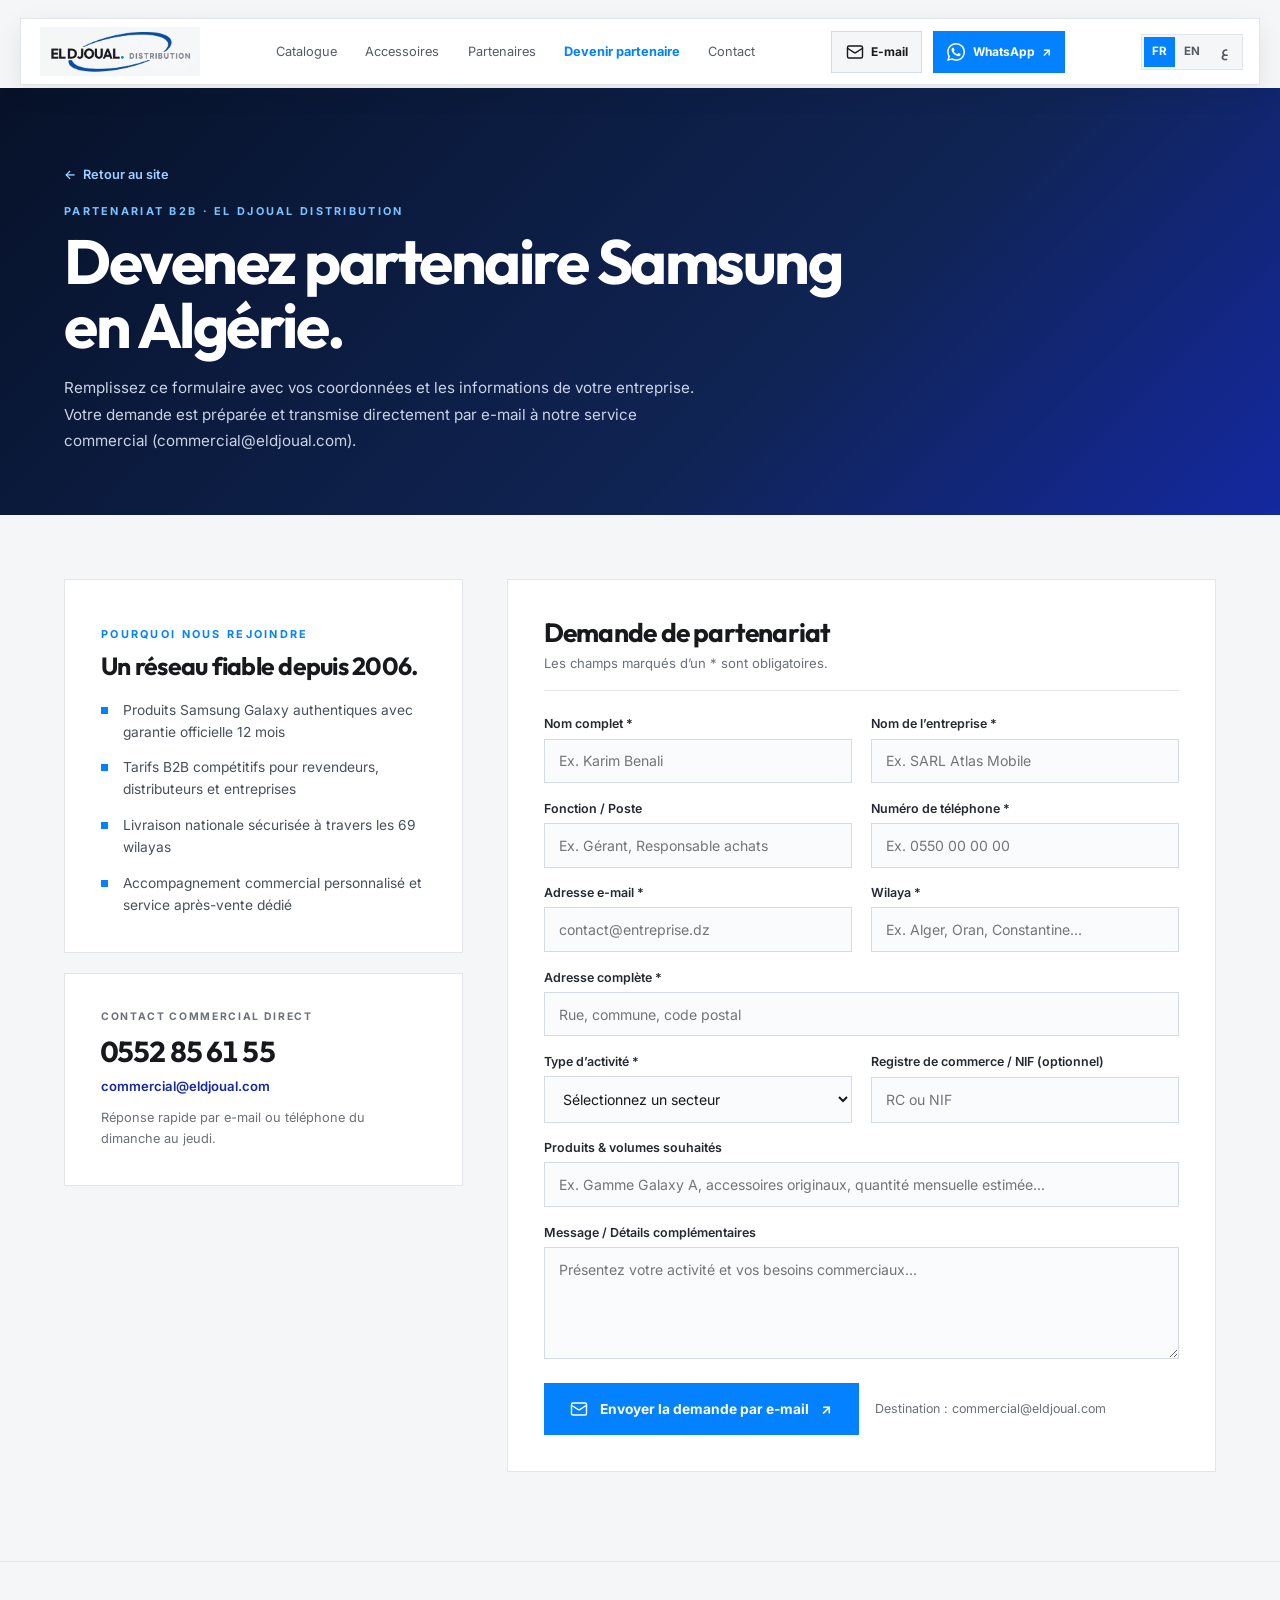
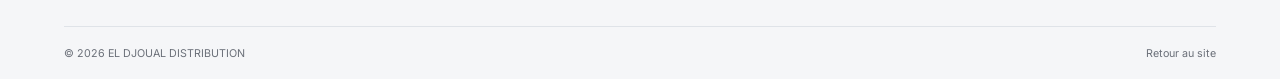
<file: partenaire.html>
<!DOCTYPE html>
<html lang="fr">
<head>
  <meta charset="UTF-8">
  <meta name="viewport" content="width=device-width, initial-scale=1">
  <meta name="description" content="Devenez partenaire EL DJOUAL DISTRIBUTION, distributeur Samsung en Algérie. Remplissez le formulaire B2B pour soumettre votre demande directement par e-mail.">
  <meta name="theme-color" content="#FFFFFF">
  <title>Devenir Partenaire — EL DJOUAL DISTRIBUTION</title>

  <link rel="preconnect" href="https://fonts.googleapis.com">
  <link rel="preconnect" href="https://fonts.gstatic.com" crossorigin>
  <link href="https://fonts.googleapis.com/css2?family=Cairo:wght@400;500;600;700;800&family=IBM+Plex+Mono:wght@400;500;700&family=Inter:wght@400;500;600;700&family=Outfit:wght@700;800&display=swap" rel="stylesheet">
  <link rel="stylesheet" href="styles.css">
</head>

<body class="partner-page-body">
  <header id="siteHeader" class="site-header">
    <nav class="nav-pill" aria-label="Navigation principale" data-i18n-aria="nav.aria">
      <a class="brand-mark nav-brand-mark" href="index.html" aria-label="EL DJOUAL DISTRIBUTION, accueil">
        <img class="nav-brand-logo" src="assets/logo/Logo.jpeg" alt="EL DJOUAL DISTRIBUTION">
      </a>
      <div class="nav-links">
        <a href="index.html#catalogue" data-i18n="nav.catalogue">Catalogue</a>
        <a href="index.html#accessoires" data-i18n="nav.accessories">Accessoires</a>
        <a href="index.html#partenaires" data-i18n="nav.partners">Partenaires</a>
        <a href="partenaire.html" class="is-current" data-i18n="nav.becomePartner">Devenir partenaire</a>
        <a href="index.html#contact" data-i18n="nav.contact">Contact</a>
      </div>
      <div class="nav-actions">
        <a id="partnerNavEmail" class="button button-email nav-cta" href="mailto:commercial@eldjoual.com">
          <svg class="brand-icon" viewBox="0 0 24 24" fill="none" stroke="currentColor" stroke-width="1.9" stroke-linecap="round" stroke-linejoin="round" aria-hidden="true"><rect width="20" height="16" x="2" y="4" rx="2"/><path d="m22 7-8.97 5.7a1.94 1.94 0 0 1-2.06 0L2 7"/></svg>
          <span data-i18n="nav.email">E-mail</span>
        </a>
        <a id="partnerNavWhatsApp" class="button button-whatsapp nav-cta" href="#" target="_blank" rel="noopener noreferrer">
          <svg class="brand-icon" viewBox="0 0 24 24" fill="currentColor" aria-hidden="true"><path d="M20.52 3.48A11.86 11.86 0 0 0 12.08 0C5.52 0 .18 5.34.18 11.9c0 2.1.55 4.15 1.6 5.96L.08 24l6.3-1.65a11.9 11.9 0 0 0 5.7 1.45h.01c6.56 0 11.9-5.34 11.9-11.9 0-3.18-1.24-6.17-3.47-8.42ZM12.09 21.8h-.01a9.9 9.9 0 0 1-5.04-1.38l-.36-.21-3.74.98 1-3.65-.24-.37a9.87 9.87 0 0 1-1.52-5.27c0-5.47 4.45-9.92 9.92-9.92a9.86 9.86 0 0 1 7.02 2.91 9.86 9.86 0 0 1 2.9 7.02c0 5.47-4.45 9.92-9.93 9.92Zm5.44-7.43c-.3-.15-1.77-.87-2.04-.97-.27-.1-.47-.15-.67.15-.2.3-.77.97-.94 1.17-.17.2-.35.22-.65.07-.3-.15-1.26-.47-2.4-1.49-.89-.79-1.49-1.77-1.67-2.07-.17-.3-.02-.46.13-.61.13-.13.3-.35.45-.52.15-.17.2-.3.3-.5.1-.2.05-.37-.02-.52-.08-.15-.67-1.62-.92-2.22-.24-.58-.49-.5-.67-.51h-.57c-.2 0-.52.07-.79.37-.27.3-1.04 1.02-1.04 2.49s1.07 2.89 1.22 3.09c.15.2 2.1 3.2 5.08 4.49.71.31 1.26.5 1.69.64.71.23 1.36.2 1.87.12.57-.08 1.77-.72 2.02-1.42.25-.7.25-1.29.17-1.42-.07-.12-.27-.2-.57-.35Z"/></svg>
          <span data-i18n="nav.whatsapp">WhatsApp</span> <span aria-hidden="true">↗</span>
        </a>
      </div>
      <div class="lang-switch" role="group" aria-label="Choisir la langue" data-i18n-aria="nav.langAria">
        <button class="lang-btn is-active" type="button" data-lang="fr" aria-pressed="true">FR</button>
        <button class="lang-btn" type="button" data-lang="en" aria-pressed="false">EN</button>
        <button class="lang-btn" type="button" data-lang="ar" aria-pressed="false" lang="ar">ع</button>
      </div>
      <button id="mobileMenuToggle" class="mobile-menu-toggle" type="button" aria-label="Ouvrir le menu" aria-controls="mobileMenu" aria-expanded="false">
        <span></span><span></span><span></span>
      </button>
    </nav>
    <div id="mobileMenu" class="mobile-menu" aria-label="Navigation mobile" aria-hidden="true" inert>
      <nav class="mobile-menu-links" aria-label="Liens du site">
        <a href="index.html" data-i18n="nav.home">Accueil</a>
        <a href="index.html#catalogue" data-i18n="nav.catalogue">Catalogue</a>
        <a href="index.html#accessoires" data-i18n="nav.accessories">Accessoires</a>
        <a href="index.html#partenaires" data-i18n="nav.partners">Partenaires</a>
        <a href="index.html#contact" data-i18n="nav.contact">Contact</a>
      </nav>
      <div class="mobile-menu-cta-group">
        <a id="partnerMobileWhatsApp" class="button button-whatsapp mobile-menu-cta" href="#" target="_blank" rel="noopener noreferrer">
          <span data-i18n="nav.whatsapp">WhatsApp</span> <span aria-hidden="true">↗</span>
        </a>
        <a id="partnerMobileEmail" class="button button-email mobile-menu-cta" href="mailto:commercial@eldjoual.com">
          <span data-i18n="nav.emailDirect">Envoyer un e-mail</span> <span aria-hidden="true">↗</span>
        </a>
      </div>
    </div>
  </header>

  <main class="partner-page-main">
    <section class="partner-hero">
      <div class="partner-hero-inner">
        <a href="index.html#devenir-partenaire" class="partner-back-link">
          <span aria-hidden="true">←</span> <span data-i18n="hero.back">Retour au site</span>
        </a>
        <p class="eyebrow" data-i18n="hero.eyebrow">PARTENARIAT B2B · EL DJOUAL DISTRIBUTION</p>
        <h1 data-i18n="hero.title">Devenez partenaire Samsung en Algérie.</h1>
        <p class="partner-hero-desc" data-i18n-html="hero.desc">Remplissez ce formulaire avec vos coordonnées et les informations de votre entreprise. Votre demande est préparée et transmise directement par e-mail à notre service commercial (<span class="ltr-num">commercial@eldjoual.com</span>).</p>
      </div>
    </section>

    <section class="partner-form-section">
      <div class="partner-form-layout">
        <aside class="partner-aside">
          <div class="partner-aside-card">
            <p class="eyebrow" data-i18n="aside.eyebrow">POURQUOI NOUS REJOINDRE</p>
            <h2 data-i18n="aside.title">Un réseau fiable depuis 2006.</h2>
            <ul class="partner-benefits-list">
              <li data-i18n="aside.b1">Produits Samsung Galaxy authentiques avec garantie officielle 12 mois</li>
              <li data-i18n="aside.b2">Tarifs B2B compétitifs pour revendeurs, distributeurs et entreprises</li>
              <li data-i18n="aside.b3">Livraison nationale sécurisée à travers les 69 wilayas</li>
              <li data-i18n="aside.b4">Accompagnement commercial personnalisé et service après-vente dédié</li>
            </ul>
          </div>

          <div class="partner-aside-card partner-aside-direct">
            <p class="contact-card-label" data-i18n="aside.directLabel">Contact commercial direct</p>
            <a class="contact-phone ltr-num" href="tel:+213552856155">0552 85 61 55</a>
            <a class="contact-email ltr-num" href="mailto:commercial@eldjoual.com">commercial@eldjoual.com</a>
            <p class="partner-aside-note" data-i18n="aside.note">Réponse rapide par e-mail ou téléphone du dimanche au jeudi.</p>
          </div>
        </aside>

        <div class="partner-form-card">
          <div class="partner-form-header">
            <h2 data-i18n="form.title">Demande de partenariat</h2>
            <p data-i18n="form.subtitle">Les champs marqués d’un * sont obligatoires.</p>
          </div>

          <form id="partnerApplicationForm" class="partner-form" novalidate>
            <div class="form-grid">
              <div class="form-field">
                <label for="fullName"><span data-i18n="form.fullName">Nom complet</span> *</label>
                <input id="fullName" name="fullName" type="text" required autocomplete="name" data-i18n-placeholder="form.fullNamePh" placeholder="Ex. Karim Benali">
              </div>

              <div class="form-field">
                <label for="companyName"><span data-i18n="form.companyName">Nom de l’entreprise</span> *</label>
                <input id="companyName" name="companyName" type="text" required autocomplete="organization" data-i18n-placeholder="form.companyNamePh" placeholder="Ex. SARL Atlas Mobile">
              </div>

              <div class="form-field">
                <label for="jobTitle" data-i18n="form.jobTitle">Fonction / Poste</label>
                <input id="jobTitle" name="jobTitle" type="text" autocomplete="organization-title" data-i18n-placeholder="form.jobTitlePh" placeholder="Ex. Gérant, Responsable achats">
              </div>

              <div class="form-field">
                <label for="phone"><span data-i18n="form.phone">Numéro de téléphone</span> *</label>
                <input id="phone" name="phone" type="tel" class="ltr-num" required autocomplete="tel" data-i18n-placeholder="form.phonePh" placeholder="Ex. 0550 00 00 00">
              </div>

              <div class="form-field">
                <label for="email"><span data-i18n="form.email">Adresse e-mail</span> *</label>
                <input id="email" name="email" type="email" class="ltr-num" required autocomplete="email" data-i18n-placeholder="form.emailPh" placeholder="contact@entreprise.dz">
              </div>

              <div class="form-field">
                <label for="wilaya"><span data-i18n="form.wilaya">Wilaya</span> *</label>
                <input id="wilaya" name="wilaya" type="text" required list="wilayaList" data-i18n-placeholder="form.wilayaPh" placeholder="Ex. Alger, Oran, Constantine...">
                <datalist id="wilayaList">
                  <option value="01 - Adrar"></option>
                  <option value="02 - Chlef"></option>
                  <option value="03 - Laghouat"></option>
                  <option value="04 - Oum El Bouaghi"></option>
                  <option value="05 - Batna"></option>
                  <option value="06 - Béjaïa"></option>
                  <option value="07 - Biskra"></option>
                  <option value="08 - Béchar"></option>
                  <option value="09 - Blida"></option>
                  <option value="10 - Bouira"></option>
                  <option value="11 - Tamanrasset"></option>
                  <option value="12 - Tébessa"></option>
                  <option value="13 - Tlemcen"></option>
                  <option value="14 - Tiaret"></option>
                  <option value="15 - Tizi Ouzou"></option>
                  <option value="16 - Alger"></option>
                  <option value="17 - Djelfa"></option>
                  <option value="18 - Jijel"></option>
                  <option value="19 - Sétif"></option>
                  <option value="20 - Saïda"></option>
                  <option value="21 - Skikda"></option>
                  <option value="22 - Sidi Bel Abbès"></option>
                  <option value="23 - Annaba"></option>
                  <option value="24 - Guelma"></option>
                  <option value="25 - Constantine"></option>
                  <option value="26 - Médéa"></option>
                  <option value="27 - Mostaganem"></option>
                  <option value="28 - M'Sila"></option>
                  <option value="29 - Mascara"></option>
                  <option value="30 - Ouargla"></option>
                  <option value="31 - Oran"></option>
                  <option value="32 - El Bayadh"></option>
                  <option value="33 - Illizi"></option>
                  <option value="34 - Bordj Bou Arréridj"></option>
                  <option value="35 - Boumerdès"></option>
                  <option value="36 - El Tarf"></option>
                  <option value="37 - Tindouf"></option>
                  <option value="38 - Tissemsilt"></option>
                  <option value="39 - El Oued"></option>
                  <option value="40 - Khenchela"></option>
                  <option value="41 - Souk Ahras"></option>
                  <option value="42 - Tipaza"></option>
                  <option value="43 - Mila"></option>
                  <option value="44 - Aïn Defla"></option>
                  <option value="45 - Naâma"></option>
                  <option value="46 - Aïn Témouchent"></option>
                  <option value="47 - Ghardaïa"></option>
                  <option value="48 - Relizane"></option>
                  <option value="49 - Timimoun"></option>
                  <option value="50 - Bordj Badji Mokhtar"></option>
                  <option value="51 - Ouled Djellal"></option>
                  <option value="52 - Béni Abbès"></option>
                  <option value="53 - In Salah"></option>
                  <option value="54 - In Guezzam"></option>
                  <option value="55 - Touggourt"></option>
                  <option value="56 - Djanet"></option>
                  <option value="57 - El M'Ghair"></option>
                  <option value="58 - El Meniaa"></option>
                </datalist>
              </div>

              <div class="form-field form-field-full">
                <label for="address"><span data-i18n="form.address">Adresse complète</span> *</label>
                <input id="address" name="address" type="text" required autocomplete="street-address" data-i18n-placeholder="form.addressPh" placeholder="Rue, commune, code postal">
              </div>

              <div class="form-field">
                <label for="activity"><span data-i18n="form.activity">Type d’activité</span> *</label>
                <select id="activity" name="activity" required>
                  <option value="" data-i18n="form.activityPlaceholder">Sélectionnez un secteur</option>
                  <option value="reseller" data-i18n="form.actReseller">Revendeur / Boutique téléphonie</option>
                  <option value="distributor" data-i18n="form.actDistributor">Grossiste / Distributeur régional</option>
                  <option value="corporate" data-i18n="form.actCorporate">Entreprise / Équipement flotte B2B</option>
                  <option value="telecom" data-i18n="form.actTelecom">Télécoms &amp; Technologies</option>
                  <option value="industry" data-i18n="form.actIndustry">Énergie, Industrie &amp; Agro</option>
                  <option value="other" data-i18n="form.actOther">Autre secteur</option>
                </select>
              </div>

              <div class="form-field">
                <label for="taxId" data-i18n="form.taxId">Registre de commerce / NIF (optionnel)</label>
                <input id="taxId" name="taxId" type="text" class="ltr-num" data-i18n-placeholder="form.taxIdPh" placeholder="RC ou NIF">
              </div>

              <div class="form-field form-field-full">
                <label for="needs" data-i18n="form.needs">Produits &amp; volumes souhaités</label>
                <input id="needs" name="needs" type="text" data-i18n-placeholder="form.needsPh" placeholder="Ex. Gamme Galaxy A, accessoires originaux, quantité mensuelle estimée...">
              </div>

              <div class="form-field form-field-full">
                <label for="message" data-i18n="form.message">Message / Détails complémentaires</label>
                <textarea id="message" name="message" rows="4" data-i18n-placeholder="form.messagePh" placeholder="Présentez votre activité et vos besoins commerciaux..."></textarea>
              </div>
            </div>

            <p id="formError" class="form-error" role="alert" hidden></p>

            <div class="partner-form-actions">
              <button type="submit" class="button button-whatsapp partner-submit-btn">
                <svg class="brand-icon" viewBox="0 0 24 24" fill="none" stroke="currentColor" stroke-width="1.9" stroke-linecap="round" stroke-linejoin="round" aria-hidden="true"><rect width="20" height="16" x="2" y="4" rx="2"/><path d="m22 7-8.97 5.7a1.94 1.94 0 0 1-2.06 0L2 7"/></svg>
                <span data-i18n="form.submit">Envoyer la demande par e-mail</span> <span aria-hidden="true">↗</span>
              </button>
              <span class="partner-form-hint" data-i18n="form.hint">Destination : commercial@eldjoual.com</span>
            </div>
          </form>

          <div id="formResult" class="partner-form-result" hidden>
            <p class="eyebrow" data-i18n="result.eyebrow">DEMANDE PRÊTE À L’ENVOI</p>
            <h3 data-i18n="result.title">Votre e-mail de partenariat a été préparé.</h3>
            <p data-i18n="result.desc">Si votre application de messagerie ne s’est pas ouverte automatiquement, utilisez l’une des options ci-dessous pour envoyer votre dossier directement à <strong class="ltr-num">commercial@eldjoual.com</strong> :</p>
            <div class="partner-result-actions">
              <a id="resultMailto" class="button button-whatsapp" href="#">
                <span data-i18n="result.openMail">Ouvrir mon application e-mail</span> <span aria-hidden="true">↗</span>
              </a>
              <a id="resultGmail" class="button button-email" href="#" target="_blank" rel="noopener noreferrer">
                <span data-i18n="result.openGmail">Ouvrir dans Gmail</span> <span aria-hidden="true">↗</span>
              </a>
              <button id="resultCopy" class="button button-outline" type="button" data-i18n="result.copy">Copier le récapitulatif</button>
              <a id="resultWhatsApp" class="button button-outline" href="#" target="_blank" rel="noopener noreferrer">
                <span data-i18n="result.whatsapp">Envoyer aussi sur WhatsApp</span> <span aria-hidden="true">↗</span>
              </a>
            </div>
            <pre id="resultPreview" class="partner-result-preview"></pre>
          </div>
        </div>
      </div>
    </section>
  </main>

  <footer class="site-footer">
    <div class="footer-bottom">
      <span>© 2026 EL DJOUAL DISTRIBUTION</span>
      <a href="index.html" data-i18n="hero.back">Retour au site</a>
    </div>
  </footer>

  <script src="partner.js"></script>
</body>
</html>
</file>
<file: styles.css>
:root {
  color-scheme: dark;
  --black: #000;
  --carbon: #0d0e12;
  --surface: #f7f7f7;
  --white: #fff;
  --blue: #0381fe;
  --blue-deep: #1428a0;
  --muted: #9a9ba3;
  --hairline: rgb(255 255 255 / 9%);
  --ease-out: cubic-bezier(.16, 1, .3, 1);
}

* { box-sizing: border-box; }
html { background: var(--black); scroll-behavior: auto; }
body {
  margin: 0;
  background: var(--black);
  color: var(--white);
  font-family: "Inter", sans-serif;
  font-size: 15px;
  -webkit-font-smoothing: antialiased;
}
body.modal-open { overflow: hidden; }
button, a { color: inherit; font: inherit; }
button { cursor: pointer; }
a { text-decoration: none; }
img { display: block; max-width: 100%; }
.font-display, h1, h2, h3 { font-family: "Outfit", sans-serif; letter-spacing: -.03em; }
.tabular-nums, .price { font-variant-numeric: tabular-nums; }

/* Intro curtain */
.intro-curtain {
  position: fixed;
  inset: 0;
  z-index: 100;
  display: grid;
  place-items: center;
  overflow: hidden;
  background: #000;
  color: #fff;
  opacity: 1;
  visibility: visible;
  transform: translateY(0);
}
.intro-curtain.is-hidden { display: none; }
.intro-glow {
  position: absolute;
  width: min(80vw, 520px);
  height: min(38vw, 220px);
  border-radius: 50%;
  background: rgb(3 129 254 / 35%);
  filter: blur(95px);
  opacity: 0;
  transform: scale(.4);
}
.intro-streak {
  position: absolute;
  top: 50%;
  right: 0;
  left: 0;
  width: min(100%, 40rem);
  margin: auto;
  height: 2px;
  background: linear-gradient(90deg, transparent, var(--blue) 34%, #fff 50%, var(--blue) 66%, transparent);
  box-shadow: 0 0 25px var(--blue), 0 0 50px var(--blue);
  opacity: 0;
  transform: scaleX(0);
}
.intro-copy {
  position: relative;
  z-index: 1;
  text-align: center;
}
.intro-logo-mask { overflow: hidden; padding: .12em 0; }
#tv-logo-wrap {
  opacity: 0;
  transform: scaleY(.05) scaleX(1.12);
  transform-origin: center;
  filter: brightness(2.5) blur(4px);
}
.tv-logo-image {
  display: block;
  width: clamp(15rem, 42vw, 20rem);
  height: auto;
  filter: brightness(0) invert(1) drop-shadow(0 0 28px rgb(3 129 254 / 55%));
}
.intro-copy p {
  margin: .8rem 0 0;
  color: var(--blue);
  font-size: clamp(.65rem, 2vw, .82rem);
  font-weight: 600;
  letter-spacing: .3em;
  opacity: 0;
  text-transform: uppercase;
  transform: translateY(8px);
}
.intro-copy p span { color: #d6eaff; }
.intro-caption, .intro-skip { position: absolute; bottom: 2rem; color: #73747c; font-size: .68rem; letter-spacing: .19em; text-transform: uppercase; }
.intro-skip { right: 1.5rem; border: 0; background: transparent; letter-spacing: .04em; text-transform: none; }
.intro-curtain.use-css.is-playing .intro-glow { animation: tvGlowOn 1.8s .25s var(--ease-out) both; }
.intro-curtain.use-css.is-playing .intro-streak { animation: tvBeamOn 1.1s var(--ease-out) both; }
.intro-curtain.use-css.is-playing #tv-logo-wrap { animation: tvLogoOn .85s .22s var(--ease-out) both; }
.intro-curtain.use-css.is-playing #tv-sub { animation: tvSubReveal .65s .8s ease both; }
.intro-curtain.is-wiping { animation: tvPowerOff .85s var(--ease-out) forwards; pointer-events: none; }
@keyframes tvBeamOn {
  0% { transform: scaleX(0); opacity: 0; }
  25% { transform: scaleX(1); opacity: 1; }
  65% { transform: scaleX(1.15); opacity: .9; }
  100% { transform: scaleX(1.3); opacity: 0; }
}
@keyframes tvLogoOn {
  0% { opacity: 0; transform: scaleY(.05) scaleX(1.12); filter: brightness(2.5) blur(4px); }
  45% { opacity: 1; transform: scaleY(1.02) scaleX(.99); filter: brightness(1.3) blur(0); }
  100% { opacity: 1; transform: scaleY(1) scaleX(1); filter: brightness(1) blur(0); }
}
@keyframes tvGlowOn {
  0% { opacity: 0; transform: scale(.4); }
  50% { opacity: 1; transform: scale(1.05); }
  100% { opacity: .75; transform: scale(1); }
}
@keyframes tvSubReveal {
  0% { opacity: 0; transform: translateY(6px); }
  100% { opacity: 1; transform: translateY(0); }
}
@keyframes tvPowerOff {
  to { opacity: 0; transform: scale(1.04); visibility: hidden; }
}

/* Floating One UI-inspired navigation */
.site-header { position: absolute; inset: 1.15rem 0 auto; z-index: 30; padding: 0 1rem; }
.nav-pill {
  display: flex;
  align-items: center;
  justify-content: space-between;
  width: min(1120px, 100%);
  min-height: 64px;
  margin: auto;
  padding: .55rem .65rem .55rem 1.3rem;
  border: 1px solid rgb(255 255 255 / 15%);
  border-radius: 999px;
  background: rgb(10 11 15 / 52%);
  box-shadow: 0 12px 40px rgb(0 0 0 / 20%);
  backdrop-filter: blur(24px);
  -webkit-backdrop-filter: blur(24px);
}
.brand-mark { flex: 0 0 auto; font-family: "Outfit", sans-serif; font-size: 1.3rem; font-weight: 800; letter-spacing: -.06em; }
.brand-mark span { color: var(--blue); }
.nav-brand-mark { align-items: center; }
.nav-brand-logo { display: block; width: clamp(7.5rem, 13vw, 10rem); height: auto; }
.nav-links { display: flex; align-items: center; gap: clamp(1rem, 3vw, 2.5rem); color: rgb(255 255 255 / 72%); font-size: .8rem; }
.nav-links a, .nav-links button { transition: color .25s ease; }
.nav-links a:hover, .nav-links button:hover { color: white; }
.nav-links button { padding: .5rem 0; border: 0; background: transparent; }
.nav-actions, .nav-socials { display: flex; align-items: center; }
.nav-actions { gap: .65rem; }
.nav-socials { gap: .5rem; }
.nav-social-link {
  position: relative;
  display: grid;
  width: 38px;
  height: 38px;
  place-items: center;
  overflow: visible;
  border: 1px solid rgb(255 255 255 / 10%);
  border-radius: 13px;
  background: rgb(255 255 255 / 4%);
  color: #d4d5dc;
  isolation: isolate;
  backdrop-filter: blur(12px);
  -webkit-backdrop-filter: blur(12px);
  transition: transform .3s var(--ease-out), background .25s, border-color .25s, color .25s, box-shadow .25s;
}
.nav-social-link::before {
  position: absolute;
  z-index: 0;
  inset: -4px;
  border-radius: inherit;
  content: "";
  opacity: 0;
  filter: blur(13px);
  transition: opacity .3s;
}
.nav-social-instagram::before { background: radial-gradient(circle, rgb(236 72 153 / 42%), transparent 72%); }
.nav-social-facebook::before { background: radial-gradient(circle, rgb(3 129 254 / 45%), transparent 72%); }
.nav-social-link:hover { z-index: 1; transform: translateY(-2px); background: rgb(255 255 255 / 9%); color: white; }
.nav-social-instagram:hover { border-color: rgb(236 72 153 / 45%); box-shadow: 0 0 20px rgb(236 72 153 / 18%); }
.nav-social-facebook:hover { border-color: rgb(3 129 254 / 55%); box-shadow: 0 0 20px rgb(3 129 254 / 22%); }
.nav-social-link:hover::before { opacity: 1; }
.nav-social-icon { position: relative; z-index: 1; width: 18px; height: 18px; }
.nav-social-arrow { position: absolute; right: -3px; bottom: -5px; z-index: 2; color: white; font-size: .6rem; opacity: 0; transform: translate(-2px, 2px); transition: opacity .2s, transform .2s; }
.nav-social-link:hover .nav-social-arrow { opacity: 1; transform: translate(0, 0); }
.nav-social-divider { width: 1px; height: 20px; margin: 0 .1rem; background: rgb(255 255 255 / 10%); }
.button {
  display: inline-flex;
  align-items: center;
  justify-content: center;
  gap: .75rem;
  min-height: 48px;
  padding: .8rem 1.25rem;
  border: 1px solid transparent;
  border-radius: 999px;
  font-size: .82rem;
  font-weight: 700;
  transition: transform .3s var(--ease-out), background .25s ease, border-color .25s ease;
}
.button:hover { transform: translateY(-2px); }
.button-whatsapp { background: #15d976; color: #06140c; }
.button-whatsapp:hover { background: #41f394; }
.nav-cta { min-height: 42px; padding: .65rem 1rem; font-size: .75rem; }
.nav-cta.button-whatsapp { background: var(--blue); color: white; box-shadow: 0 0 20px rgb(3 129 254 / 30%); }
.nav-cta.button-whatsapp:hover { background: #026de0; }

/* Original comic-panel hero slider */
.hero-stage {
  position: relative;
  isolation: isolate;
  min-height: 680px;
  height: 100svh;
  overflow: hidden;
  background: #05070c;
  touch-action: pan-y;
  --hero-parallax-x: 0px;
  --hero-parallax-y: 0px;
}
.hero-slides, .hero-vignette, .hero-ink-overlay, .hero-transition-swipe { position: absolute; inset: 0; }
.hero-slide {
  position: absolute;
  inset: 0;
  overflow: hidden;
  opacity: 0;
  transition: opacity .85s ease;
}
.hero-slide.is-active { z-index: 1; opacity: 1; }
.hero-image-layer {
  position: absolute;
  inset: -2%;
  background-position: center;
  background-size: cover;
  filter: saturate(1.2) contrast(1.08);
  transform: scale(1.025);
}
.hero-slide.is-active .hero-image-layer { animation: comicPanZoom 15s linear infinite; }
.hero-image-layer::after {
  position: absolute;
  inset: 0;
  background: linear-gradient(90deg, rgb(5 7 12 / 91%) 0%, rgb(5 7 12 / 73%) 46%, rgb(5 7 12 / 18%) 100%),
    linear-gradient(0deg, rgb(5 7 12 / 78%), transparent 65%);
  content: "";
}
.hero-art-tone { position: absolute; inset: 0; mix-blend-mode: color; pointer-events: none; }
.hero-scene-store .hero-art-tone { background: linear-gradient(120deg, #1428a0, #0381fe 52%, #68ddff); opacity: .48; }
.hero-scene-repair .hero-art-tone { background: linear-gradient(120deg, #05070c, #1428a0 48%, #00c8ff); opacity: .44; }
.hero-scene-arrival .hero-art-tone { background: linear-gradient(120deg, #10194b, #0381fe 52%, #b7eeff); opacity: .42; }
.hero-character {
  position: absolute;
  z-index: 1;
  right: max(3vw, calc((100vw - 1320px) / 2));
  bottom: -5%;
  display: grid;
  width: min(52vw, 700px);
  height: 87%;
  place-items: end center;
  opacity: .88;
  transform: translate3d(var(--hero-parallax-x), var(--hero-parallax-y), 0);
  transition: transform .6s var(--ease-out);
  mix-blend-mode: multiply;
  pointer-events: none;
}
.hero-character img {
  width: 100%;
  height: 100%;
  object-fit: contain;
  object-position: center bottom;
  filter: drop-shadow(16px 18px 12px rgb(0 0 0 / 45%)) saturate(1.12);
  animation: characterDrift 15s ease-in-out infinite alternate;
}
.hero-scene-repair .hero-character { width: min(45vw, 620px); right: 7vw; }
.hero-scene-arrival .hero-character { width: min(50vw, 680px); right: 4vw; }
.hero-vignette {
  z-index: 2;
  background: linear-gradient(0deg, #05070c 0%, rgb(5 7 12 / 68%) 14%, transparent 52%),
    linear-gradient(90deg, transparent 62%, rgb(0 0 0 / 30%));
  pointer-events: none;
}
.hero-ink-overlay {
  z-index: 3;
  background-image: radial-gradient(rgb(0 0 0 / 64%) .7px, transparent .9px),
    repeating-linear-gradient(165deg, transparent 0 17px, rgb(3 129 254 / 8%) 18px 19px);
  background-size: 4px 4px, auto;
  opacity: .22;
  mix-blend-mode: overlay;
  pointer-events: none;
}
.hero-transition-swipe {
  z-index: 4;
  background: linear-gradient(110deg, transparent 18%, rgb(3 129 254 / 16%) 36%, rgb(255 255 255 / 28%) 50%, transparent 67%);
  opacity: 0;
  transform: translateX(-120%);
  pointer-events: none;
}
.hero-stage.is-transitioning .hero-transition-swipe { animation: comicScreenSwipe .82s var(--ease-out) both; }
.hero-copy {
  position: absolute;
  bottom: 10.2rem;
  left: max(6vw, calc((100vw - 1200px) / 2));
  z-index: 5;
  width: min(900px, 74vw);
}
.eyebrow { color: var(--blue); font-size: .68rem; font-weight: 700; letter-spacing: .21em; text-transform: uppercase; }
.hero-eyebrow {
  display: inline-block;
  padding: .35rem .55rem;
  background: #0381fe;
  color: #fff;
  box-shadow: 2px 2px 0 #000;
  font-family: "IBM Plex Mono", monospace;
  font-size: .62rem;
  letter-spacing: .12em;
  transform: skew(-5deg);
}
.hero-kicker {
  margin: 1.2rem 0 .45rem;
  color: #84d9ff;
  font-family: "IBM Plex Mono", monospace;
  font-size: .76rem;
  font-weight: 700;
  letter-spacing: .18em;
  text-transform: uppercase;
}
.hero-title {
  max-width: 900px;
  margin: 0;
  color: #fff;
  font-family: "Barlow Condensed", "Outfit", sans-serif;
  font-size: clamp(4.5rem, 10vw, 9.5rem);
  font-weight: 900;
  letter-spacing: -.035em;
  line-height: .78;
  text-shadow: 4px 5px 0 #000, 7px 8px 0 rgb(0 0 0 / 58%);
  text-transform: uppercase;
  -webkit-text-stroke: 2px #000;
}
.hero-subtitle {
  max-width: 460px;
  margin: 1.1rem 0 1.2rem;
  color: rgb(255 255 255 / 86%);
  font-size: clamp(.85rem, 1.35vw, 1.05rem);
  font-weight: 600;
  letter-spacing: .07em;
  line-height: 1.55;
  text-shadow: 1px 2px 2px #000;
}
.hero-cta {
  min-height: 44px;
  padding: .65rem 1rem;
  border: 2px solid #000;
  border-radius: 0;
  background: #0381fe;
  box-shadow: 4px 4px 0 #000;
  color: #fff;
  font-family: "IBM Plex Mono", monospace;
  font-size: .7rem;
  letter-spacing: .03em;
  text-transform: uppercase;
}
.hero-cta:hover { background: #2494ff; }
.hero-load-status {
  display: grid;
  grid-template-columns: 25px auto 58px;
  align-items: center;
  gap: .5rem .7rem;
  width: min(400px, 100%);
  margin-top: 1rem;
  color: #edf6ff;
  font-family: "IBM Plex Mono", monospace;
  font-size: .58rem;
  font-weight: 700;
  letter-spacing: .08em;
}
.hero-loading-wheel {
  grid-row: span 2;
  width: 22px;
  height: 22px;
  border: 3px solid rgb(255 255 255 / 20%);
  border-top-color: #0381fe;
  border-right-color: #0381fe;
  border-radius: 50%;
  animation: heroWheelSpin .85s linear infinite;
}
.hero-loader-track {
  grid-column: 2 / 4;
  height: 4px;
  overflow: hidden;
  background: #111827;
}
.hero-loader-track i { display: block; width: 0; height: 100%; background: #0381fe; }
.hero-loader-track i.is-running { animation: heroLoadProgress 5.5s linear forwards; }
.hero-mission-card {
  position: absolute;
  right: max(6vw, calc((100vw - 1200px) / 2));
  bottom: 7.5rem;
  z-index: 5;
  width: min(330px, 28vw);
  padding: .85rem 1rem;
  border: 2px solid rgb(255 255 255 / 45%);
  border-left: 4px solid #0381fe;
  background: rgb(0 0 0 / 82%);
  box-shadow: 5px 5px 0 rgb(0 0 0 / 72%);
  transform: skew(-2deg);
}
.mission-card-label { color: #65c9ff; font-family: "IBM Plex Mono", monospace; font-size: .55rem; font-weight: 700; letter-spacing: .12em; }
.hero-mission-card p { margin: .35rem 0 0; color: white; font-family: "IBM Plex Mono", monospace; font-size: .65rem; font-weight: 700; line-height: 1.45; }
.hero-bottom {
  position: absolute;
  right: max(5vw, calc((100vw - 1200px) / 2));
  bottom: 1.8rem;
  left: max(5vw, calc((100vw - 1200px) / 2));
  z-index: 6;
  display: flex;
  align-items: flex-end;
  gap: 1.2rem;
}
.hero-checkpoints { display: grid; min-width: 78px; gap: .35rem; }
.hero-checkpoint-caption { color: rgb(255 255 255 / 55%); font-family: "IBM Plex Mono", monospace; font-size: .48rem; font-weight: 700; letter-spacing: .12em; }
.hero-index { display: flex; align-items: center; gap: .5rem; color: rgb(255 255 255 / 50%); font-family: "IBM Plex Mono", monospace; font-size: .65rem; }
.hero-index span { color: #0381fe; font-weight: 700; font-variant-numeric: tabular-nums; }
.hero-index i { width: 19px; height: 2px; background: rgb(255 255 255 / 48%); }
.hero-progress { display: flex; flex: 1; gap: .65rem; }
.progress-track {
  position: relative;
  display: grid;
  flex: 1;
  grid-template-columns: auto 1fr;
  align-items: center;
  gap: .45rem;
  min-width: 0;
  height: 38px;
  padding: 0 .1rem .5rem;
  overflow: hidden;
  border: 0;
  border-bottom: 1px solid rgb(255 255 255 / 38%);
  background: transparent;
  color: rgb(255 255 255 / 56%);
  font-family: "IBM Plex Mono", monospace;
  text-align: left;
}
.progress-track.is-active { border-bottom-color: #0381fe; color: white; }
.progress-number { color: rgb(255 255 255 / 56%); font-size: .6rem; font-weight: 700; }
.progress-track.is-active .progress-number { color: #0381fe; }
.progress-name { overflow: hidden; font-size: .56rem; font-weight: 700; letter-spacing: .05em; text-overflow: ellipsis; white-space: nowrap; }
.progress-fill { position: absolute; inset: auto auto -1px 0; width: 0; height: 3px; background: #0381fe; }
.progress-track.is-active .progress-fill { animation: heroLoadProgress 5.5s linear forwards; }
.hero-controls { display: flex; gap: .45rem; }
.hero-controls button {
  width: 38px;
  height: 38px;
  border: 1px solid rgb(255 255 255 / 48%);
  border-radius: 0;
  background: rgb(10 8 6 / 62%);
  color: white;
  font-family: "IBM Plex Mono", monospace;
  transition: background .2s, color .2s, transform .2s;
}
.hero-controls button:hover { background: #0381fe; color: #fff; transform: translateY(-2px); }
@keyframes comicPanZoom {
  from { transform: scale(1.025) translate3d(0, 0, 0); }
  to { transform: scale(1.14) translate3d(-1.5%, -1%, 0); }
}
@keyframes characterDrift {
  from { transform: translate3d(0, 0, 0) scale(1); }
  to { transform: translate3d(-8px, -10px, 0) scale(1.035); }
}
@keyframes comicScreenSwipe {
  0% { opacity: 0; transform: translateX(-120%); }
  35% { opacity: .8; }
  100% { opacity: 0; transform: translateX(120%); }
}
@keyframes heroWheelSpin { to { transform: rotate(360deg); } }
@keyframes heroLoadProgress { to { width: 100%; } }

/* Editorial phone sections */
.catalogue-section { padding: 8rem max(5vw, calc((100vw - 1200px) / 2)) 7rem; background: var(--surface); color: #111216; }
.section-heading { max-width: 750px; margin: 0 auto 5.5rem; text-align: center; }
.section-heading h2 { margin: .8rem 0; font-size: clamp(2.6rem, 6vw, 5rem); line-height: .98; }
.section-heading > p:last-child { max-width: 540px; margin: 1rem auto 0; color: #696a72; line-height: 1.7; }
.phone-showcase { display: grid; gap: 7rem; }
.phone-section { display: grid; grid-template-columns: minmax(0, 1.15fr) minmax(320px, .85fr); align-items: center; gap: clamp(2.5rem, 8vw, 8rem); min-height: 570px; }
.phone-section.is-reversed .phone-stage { order: 2; }
.phone-section.is-reversed .phone-copy { order: 1; }
.phone-stage {
  position: relative;
  display: grid;
  min-height: 520px;
  place-items: center;
  overflow: hidden;
  border-radius: 2rem;
  background: radial-gradient(ellipse at 50% 50%, rgb(3 129 254 / 13%), transparent 60%);
  transform-style: preserve-3d;
  will-change: transform;
}
.phone-stage::before { position: absolute; width: 68%; aspect-ratio: 1; border-radius: 50%; background: rgb(20 40 160 / 12%); filter: blur(85px); content: ""; }
.phone-ambient { position: absolute; z-index: 0; width: 54%; aspect-ratio: 1; border-radius: 50%; background: rgb(3 129 254 / 18%); filter: blur(80px); }
.scale-100 { --image-scale: 1; }
.scale-125 { --image-scale: 1.25; }
.phone-product-image { position: relative; z-index: 1; width: min(82%, 500px); height: 480px; object-fit: contain; filter: drop-shadow(0 30px 35px rgb(0 0 0 / 18%)); transform: scale(var(--image-scale, 1)); transition: transform .7s var(--ease-out); }
.phone-stage:hover .phone-product-image { transform: scale(var(--image-scale, 1)) scale(1.045); }
.phone-image-trigger { position: absolute; inset: 0; z-index: 2; border: 0; background: transparent; }
.phone-copy { max-width: 510px; padding: 1rem 0; }
.model-badge { display: inline-flex; align-items: center; gap: .55rem; color: #484a51; font-size: .69rem; font-weight: 700; letter-spacing: .16em; text-transform: uppercase; }
.model-badge::before { width: 7px; height: 7px; border-radius: 50%; background: var(--blue); content: ""; }
.phone-title { margin: 1.1rem 0 1.5rem; font-size: clamp(2.8rem, 5vw, 4.7rem); font-weight: 800; line-height: .98; }
.phone-title-button { display: block; margin: 1rem 0 1.2rem; padding: 0; border: 0; background: transparent; color: #111216; font-family: "Outfit", sans-serif; font-size: clamp(2.8rem, 5vw, 4.7rem); font-weight: 800; letter-spacing: -.04em; line-height: .98; text-align: left; }
.phone-title-button:hover { color: var(--blue-deep); }
.phone-summary { margin: 0 0 1.8rem; color: #777981; line-height: 1.7; }
.spec-summary { display: grid; grid-template-columns: repeat(2, minmax(0, 1fr)); gap: 1.25rem 1.6rem; }
.spec-summary div { padding-top: .9rem; border-top: 1px solid #dfe0e3; }
.spec-summary dt { color: #888a91; font-size: .66rem; font-weight: 600; letter-spacing: .11em; text-transform: uppercase; }
.spec-summary dd { margin: .42rem 0 0; font-size: .9rem; font-weight: 600; }
.phone-purchase { display: flex; align-items: center; flex-wrap: wrap; gap: 1rem; margin-top: 2.1rem; }
.phone-price { margin-right: auto; font-family: "Outfit", sans-serif; font-size: 1.75rem; font-weight: 800; font-variant-numeric: tabular-nums; letter-spacing: -.04em; }
.button-dark { min-height: 48px; background: #08090b; color: white; }
.button-dark:hover { background: var(--blue-deep); }
.button-outline { min-height: 48px; border-color: #d3d4d8; color: #16171b; }
.button-outline:hover { border-color: #111; background: #fff; }
.service-band { display: flex; flex-wrap: wrap; align-items: center; justify-content: center; gap: 1rem 2rem; padding: 2.2rem 1rem; border-top: 1px solid #24252a; border-bottom: 1px solid #24252a; background: var(--carbon); color: #b6b7be; font-size: .75rem; }
.service-band i { width: 4px; height: 4px; border-radius: 50%; background: var(--blue); }

/* Contact and storefront location */
.contact-section {
  position: relative;
  isolation: isolate;
  overflow: hidden;
  padding: clamp(5rem, 9vw, 8rem) max(5vw, calc((100vw - 1200px) / 2));
  background: #050507;
  scroll-margin-top: 2rem;
}
.contact-section::before {
  position: absolute;
  z-index: 0;
  inset: 0;
  background-image:
    linear-gradient(90deg, rgb(5 5 7 / 94%) 0%, rgb(5 5 7 / 86%) 46%, rgb(5 5 7 / 78%) 100%),
    linear-gradient(0deg, #050507 0%, transparent 24%, transparent 72%, rgb(5 5 7 / 80%) 100%),
    url("assets/phones/samsung-s26-ultra.png");
  background-position: center, center, center 32%;
  background-size: cover;
  content: "";
  filter: saturate(.65) brightness(.8);
  pointer-events: none;
}
.contact-heading {
  position: relative;
  z-index: 1;
  display: flex;
  align-items: flex-end;
  justify-content: space-between;
  gap: 2rem;
  margin-bottom: 3rem;
}
.contact-panel {
  position: relative;
  z-index: 1;
  padding: clamp(1.25rem, 3.5vw, 2.5rem);
  border: 1px solid rgb(255 255 255 / 13%);
  border-radius: 1.5rem;
  background: rgb(13 14 18 / 64%);
  box-shadow: 0 24px 80px rgb(0 0 0 / 28%), inset 0 1px rgb(255 255 255 / 5%);
  backdrop-filter: blur(16px);
  -webkit-backdrop-filter: blur(16px);
}
.contact-heading h2 {
  max-width: 760px;
  margin: .8rem 0 0;
  font-size: clamp(2.8rem, 6vw, 5.4rem);
  line-height: .96;
}
.store-status {
  display: inline-flex;
  flex: 0 0 auto;
  align-items: center;
  gap: .65rem;
  padding: .8rem 1rem;
  border: 1px solid rgb(255 255 255 / 12%);
  border-radius: 999px;
  background: rgb(255 255 255 / 4%);
  color: #c9cbd2;
  font-size: .72rem;
  font-weight: 600;
  backdrop-filter: blur(18px);
  -webkit-backdrop-filter: blur(18px);
}
.store-status i { width: 8px; height: 8px; border-radius: 50%; background: #858791; }
.store-status[data-state="open"] { border-color: rgb(42 217 125 / 25%); color: #d7ffe8; }
.store-status[data-state="open"] i { background: #27d77d; box-shadow: 0 0 14px rgb(39 215 125 / 75%); }
.store-status[data-state="closed"] i { background: #ff626c; box-shadow: 0 0 14px rgb(255 98 108 / 55%); }
.contact-layout {
  display: grid;
  grid-template-columns: minmax(300px, .82fr) minmax(0, 1.18fr);
  gap: clamp(1.25rem, 3vw, 2.5rem);
}
.contact-info { display: grid; align-content: start; gap: 0; }
.contact-card {
  padding: 1.15rem 0;
  border: 0;
  border-bottom: 1px solid rgb(255 255 255 / 12%);
  border-radius: 0;
  background: transparent;
  box-shadow: none;
}
.contact-card:first-child { padding-top: .15rem; }
.contact-card-label { margin: 0 0 .65rem; color: #898b95; font-size: .65rem; font-weight: 700; letter-spacing: .16em; text-transform: uppercase; }
.contact-card address { color: #f5f6f8; font-size: 1.02rem; font-style: normal; font-weight: 600; line-height: 1.55; }
.contact-text-link { display: inline-flex; align-items: center; gap: .45rem; margin-top: .75rem; color: #8fc7ff; font-size: .74rem; font-weight: 600; }
.contact-text-link:hover { color: white; }
.contact-phone-row { display: flex; align-items: center; justify-content: space-between; gap: 1rem; }
.contact-phone { font-family: "Outfit", sans-serif; font-size: clamp(1.35rem, 3vw, 1.8rem); font-weight: 700; letter-spacing: -.03em; font-variant-numeric: tabular-nums; }
.copy-phone { padding: .55rem .85rem; border: 1px solid rgb(255 255 255 / 15%); border-radius: 999px; background: rgb(255 255 255 / 5%); color: #e8e9ed; font-size: .68rem; font-weight: 600; transition: background .2s, border-color .2s; }
.copy-phone:hover { border-color: rgb(3 129 254 / 60%); background: rgb(3 129 254 / 13%); }
.contact-card-note { margin: .45rem 0 0; color: #777983; font-size: .68rem; }
.opening-hours { display: grid; gap: .7rem; margin: 0; }
.opening-hours div { display: flex; justify-content: space-between; gap: 1rem; color: #d7d8dd; font-size: .76rem; }
.opening-hours dd { margin: 0; color: #aeb0b9; font-variant-numeric: tabular-nums; text-align: right; }
.contact-whatsapp {
  width: 100%;
  min-height: 56px;
  margin-top: 1.2rem;
  background: var(--blue);
  color: white;
  box-shadow: 0 10px 34px rgb(3 129 254 / 24%);
}
.contact-whatsapp:hover { background: #2391ff; box-shadow: 0 12px 40px rgb(3 129 254 / 38%); }
.contact-map {
  position: relative;
  min-height: 530px;
  overflow: hidden;
  border: 1px solid rgb(255 255 255 / 10%);
  border-radius: 1rem;
  background: #101116;
}
.contact-map-frame {
  position: absolute;
  inset: 0;
  width: 100%;
  height: 100%;
  border: 0;
  filter: grayscale(1) invert(1) contrast(.92) brightness(.88) hue-rotate(180deg);
}
.map-overlay {
  position: absolute;
  right: 1rem;
  bottom: 1rem;
  left: 1rem;
  padding: 1rem;
  background: linear-gradient(0deg, rgb(0 0 0 / 78%), transparent);
}
.map-overlay-heading { display: flex; align-items: center; justify-content: space-between; gap: 1rem; }
.map-store-name { margin: 0; color: white; font-family: "Outfit", sans-serif; font-size: 1.15rem; font-weight: 700; }
.map-store-address { margin: .25rem 0 0; color: #a5a7b0; font-size: .68rem; }
.google-rating { flex: 0 0 auto; color: #ffd166; font-size: .8rem; font-weight: 700; }
.google-rating span { color: #d3d4d9; font-size: .68rem; font-weight: 500; }
.map-directions {
  display: flex;
  align-items: center;
  justify-content: center;
  gap: .55rem;
  min-height: 44px;
  margin-top: .9rem;
  border-radius: 999px;
  background: white;
  color: #111216;
  font-size: .72rem;
  font-weight: 700;
  transition: background .2s, transform .2s;
}
.map-directions:hover { transform: translateY(-1px); background: #eaf4ff; }

/* Product studio modal */
.modal-layer { position: fixed; inset: 0; z-index: 80; display: grid; place-items: center; padding: 1.5rem; background: rgb(0 0 0 / 74%); opacity: 0; visibility: hidden; backdrop-filter: blur(24px); -webkit-backdrop-filter: blur(24px); transition: opacity .3s ease, visibility .3s; }
.modal-layer.is-open { opacity: 1; visibility: visible; }
.studio-panel, .promo-panel { position: relative; width: min(1180px, 100%); max-height: min(850px, 90vh); overflow-y: auto; overscroll-behavior: contain; border: 1px solid rgb(255 255 255 / 12%); border-radius: 1.7rem; background: rgb(13 14 18 / 95%); box-shadow: 0 40px 130px rgb(0 0 0 / 55%); opacity: 0; transition: opacity .25s ease; }
.modal-layer.is-open .studio-panel, .modal-layer.is-open .promo-panel { opacity: 1; }
.studio-panel { display: grid; grid-template-columns: minmax(0, 1.05fr) minmax(330px, .95fr); padding: clamp(1.2rem, 3vw, 2.3rem); gap: clamp(1.4rem, 4vw, 3.5rem); }
.modal-close { position: absolute; top: 1rem; right: 1rem; z-index: 5; display: grid; width: 42px; height: 42px; place-items: center; border: 1px solid var(--hairline); border-radius: 50%; background: rgb(255 255 255 / 6%); color: white; font-size: 1.5rem; transition: background .2s; }
.modal-close:hover { background: rgb(255 255 255 / 15%); }
.studio-viewer { position: relative; display: grid; min-height: 420px; place-items: center; overflow: hidden; border: 1px solid var(--hairline); border-radius: 1.3rem; background: radial-gradient(ellipse at center, #141c2b, #08090c 68%); }
.studio-glow { position: absolute; width: 60%; aspect-ratio: 1; border-radius: 50%; background: rgb(3 129 254 / 16%); filter: blur(65px); }
.studio-image { position: relative; z-index: 1; width: 90%; height: 390px; object-fit: contain; filter: drop-shadow(0 30px 35px rgb(0 0 0 / 45%)); transform: scale(var(--image-scale, 1)); transform-origin: var(--zoom-x, 50%) var(--zoom-y, 50%); transition: opacity .3s var(--ease-out), transform .6s var(--ease-out); }
.studio-viewer.is-zoomed .studio-image { transform: scale(var(--image-scale, 1)) scale(1.65); cursor: zoom-out; }
.viewer-arrow { position: absolute; top: 50%; z-index: 2; width: 38px; height: 38px; border: 1px solid var(--hairline); border-radius: 50%; background: rgb(0 0 0 / 45%); color: white; transform: translateY(-50%); }
.viewer-arrow:hover { border-color: var(--blue); background: var(--blue); }
.viewer-prev { left: .8rem; }.viewer-next { right: .8rem; }
.angle-label { position: absolute; bottom: .9rem; left: 1rem; z-index: 2; color: #b7c8df; font-size: .65rem; letter-spacing: .15em; text-transform: uppercase; }
.angle-tabs { display: flex; flex-wrap: wrap; gap: .5rem; margin-top: .8rem; }
.angle-tab { padding: .62rem 1rem; border: 1px solid var(--hairline); border-radius: 999px; background: transparent; color: #a4a5ac; font-size: .71rem; transition: all .2s; }
.angle-tab:hover, .angle-tab.is-active { border-color: rgb(3 129 254 / 60%); background: rgb(3 129 254 / 13%); color: white; }
.studio-details { align-self: center; padding: 1rem 0; }
.studio-details .model-badge { color: #9ea0aa; }
.studio-title { max-width: 530px; margin: 1.1rem 0 .5rem; font-size: clamp(2.5rem, 5vw, 4.2rem); line-height: .95; }
.condition-label { margin: 0; color: #a7a8af; font-size: .78rem; }
.spec-table { margin: 2rem 0; border-top: 1px solid var(--hairline); }
.spec-row { display: flex; justify-content: space-between; gap: 1rem; padding: .85rem 0; border-bottom: 1px solid var(--hairline); font-size: .78rem; }
.spec-row dt { color: #8d8f98; }
.spec-row dd { margin: 0; color: #f0f0f2; text-align: right; }
.studio-order { display: flex; flex-wrap: wrap; align-items: center; gap: 1rem; }
.studio-order .price { margin: 0 auto 0 0; font-family: "Outfit", sans-serif; font-size: 1.8rem; font-weight: 800; }

/* Samsung spotlight */
.promo-layer { z-index: 90; }
.promo-panel { padding: clamp(1.4rem, 4vw, 3rem); }
.promo-panel > .eyebrow { margin-top: .7rem; }
.promo-title { margin: .7rem 3rem 2rem 0; font-size: clamp(2.5rem, 6vw, 4.5rem); line-height: .95; }
.promo-grid { display: grid; grid-template-columns: repeat(3, minmax(0, 1fr)); gap: 1rem; }
.promo-card { min-width: 0; padding: 1rem; border: 1px solid var(--hairline); border-radius: 1.2rem; background: rgb(255 255 255 / 3%); }
.promo-image-wrap { display: grid; height: 210px; place-items: center; overflow: hidden; border-radius: .85rem; background: radial-gradient(ellipse, #1a1d24, #0a0b0e 72%); }
.promo-image { width: 100%; height: 190px; object-fit: contain; transform: scale(var(--image-scale, 1)); transition: transform .6s var(--ease-out); }
.promo-card h3 { margin: 1.1rem 0 .5rem; font-size: 1.25rem; }
.promo-card p { color: #a3a4ac; font-size: .72rem; line-height: 1.7; }
.promo-card .price { color: white; font-family: "Outfit", sans-serif; font-size: 1.3rem; font-weight: 800; }
.promo-card .button { width: 100%; margin-top: .5rem; }

/* Architectural footer */
.site-footer { padding: 4rem max(5vw, calc((100vw - 1200px) / 2)) 1.2rem; border-top: 1px solid rgb(255 255 255 / 7%); background: #050507; }
.footer-top { display: grid; grid-template-columns: 1.2fr auto; gap: 3rem; padding-bottom: 3.2rem; }
.footer-brand { font-size: 2rem; }
.footer-tagline { margin: .8rem 0 0; color: #777981; font-size: .82rem; }
.logo-attribution { max-width: 390px; margin: .65rem 0 0; color: #73757d; font-size: .6rem; line-height: 1.6; }
.logo-attribution a { color: #a7a9b1; text-decoration: underline; text-underline-offset: 2px; }
.logo-attribution a:hover { color: white; }
.footer-contact .eyebrow { margin: .25rem 0 1rem; }
.footer-contact > a { display: block; width: fit-content; margin: .7rem 0; color: #c1c2c7; font-size: .78rem; transition: color .2s; }
.footer-contact > a:hover { color: white; }
.footer-contact .footer-social-heading { margin-top: 1.4rem; margin-bottom: .75rem; }
.footer-socials { display: flex; flex-wrap: wrap; align-items: center; gap: .65rem; }
.footer-socials .footer-social-link {
  display: inline-flex;
  align-items: center;
  gap: .55rem;
  width: auto;
  margin: 0;
  padding: .62rem .85rem;
  border: 1px solid rgb(255 255 255 / 10%);
  border-radius: 999px;
  background: #0d0e12;
  color: #d2d3d9;
  font-size: .7rem;
  font-weight: 600;
  transition: transform .3s var(--ease-out), background .25s, border-color .25s, color .25s, box-shadow .25s;
}
.footer-social-link:hover { transform: translateY(-2px); background: rgb(255 255 255 / 6%); color: white; }
.footer-social-instagram:hover { border-color: rgb(236 72 153 / 42%); box-shadow: 0 0 25px rgb(236 72 153 / 16%); }
.footer-social-facebook:hover { border-color: rgb(3 129 254 / 48%); box-shadow: 0 0 25px rgb(3 129 254 / 18%); }
.brand-icon { display: inline-block; width: 18px; height: 18px; flex: 0 0 auto; }
.footer-social-icon { width: 18px; height: 18px; flex: 0 0 auto; transition: transform .3s var(--ease-out); }
.footer-social-instagram .footer-social-icon { color: #f472b6; }
.footer-social-facebook .footer-social-icon { color: var(--blue); }
.footer-social-link:hover .footer-social-icon { transform: scale(1.1); }
#footerWhatsapp { display: inline-flex; align-items: center; gap: .45rem; }
.footer-social-arrow { color: #777983; font-size: .66rem; transition: color .2s, transform .2s; }
.footer-social-instagram:hover .footer-social-arrow { color: #f472b6; }
.footer-social-facebook:hover .footer-social-arrow { color: var(--blue); }
.footer-social-link:hover .footer-social-arrow { transform: translate(.15rem, -.15rem) rotate(45deg); }
.social-links { display: flex; flex-wrap: wrap; gap: 1rem; margin-top: .8rem; color: #868890; font-size: .72rem; }
.social-links a:hover, .footer-bottom button:hover { color: white; }
.footer-bottom { display: flex; justify-content: space-between; gap: 1rem; padding-top: 1.2rem; border-top: 1px solid var(--hairline); color: #707179; font-size: .67rem; }
.footer-bottom button { border: 0; background: transparent; color: #aaaab0; transition: color .2s; }

@media (max-width: 760px) {
  .site-header { top: .7rem; padding: 0 .65rem; }
  .nav-pill { min-height: 56px; padding-left: 1rem; }
  .nav-links { gap: .8rem; font-size: .67rem; }
  .nav-actions { gap: .45rem; }
  .nav-socials { gap: .35rem; }
  .nav-social-link { width: 36px; height: 36px; }
  .nav-cta { min-height: 38px; padding: .55rem .8rem; }
  .hero-stage { min-height: 680px; }
  .hero-copy { bottom: 11.6rem; left: 6vw; width: 88vw; }
  .hero-kicker { margin-top: .9rem; font-size: .65rem; }
  .hero-title { font-size: clamp(3.8rem, 15vw, 6.2rem); }
  .hero-scene-repair .hero-title, .hero-scene-arrival .hero-title { font-size: clamp(3.2rem, 12.5vw, 5.6rem); }
  .hero-subtitle { max-width: 90%; margin: .85rem 0 1rem; font-size: .83rem; }
  .hero-load-status { margin-top: .75rem; }
  .hero-character, .hero-scene-repair .hero-character, .hero-scene-arrival .hero-character {
    right: -9%;
    bottom: 7%;
    width: 82vw;
    height: 56%;
    opacity: .48;
  }
  .hero-mission-card { right: 6vw; bottom: 5.7rem; left: 6vw; width: auto; padding: .55rem .7rem; }
  .mission-card-label { font-size: .48rem; }
  .hero-mission-card p { font-size: .55rem; }
  .hero-bottom { right: 6vw; bottom: 1rem; left: 6vw; gap: .6rem; }
  .hero-checkpoints { min-width: 52px; }
  .hero-checkpoint-caption { font-size: .4rem; letter-spacing: .06em; }
  .hero-index { gap: .28rem; font-size: .58rem; }
  .hero-index i { width: 10px; }
  .hero-progress { gap: .35rem; }
  .progress-track { grid-template-columns: auto; gap: 0; height: 35px; padding-bottom: .35rem; }
  .progress-name { font-size: .45rem; }
  .hero-controls { gap: .3rem; }
  .hero-controls button { width: 32px; height: 34px; }
  .catalogue-section { padding: 5rem 6vw; }
  .section-heading { margin-bottom: 3.5rem; text-align: left; }
  .section-heading > p:last-child { margin-left: 0; }
  .phone-showcase { gap: 4rem; }
  .phone-section { grid-template-columns: 1fr; gap: 1.5rem; min-height: 0; }
  .phone-section.is-reversed .phone-stage, .phone-section.is-reversed .phone-copy { order: initial; }
  .phone-stage { min-height: 390px; border-radius: 1.3rem; }
  .phone-product-image { height: 350px; }
  .phone-copy { padding: .5rem 0; }
  .phone-title, .phone-title-button { font-size: 3.2rem; }
  .phone-price { font-size: 1.5rem; }
  .service-band { gap: .7rem; font-size: .65rem; }
  .service-band i { display: none; }
  .service-band span { flex-basis: 100%; text-align: center; }
  .contact-section { padding: 5rem 6vw; }
  .contact-heading { align-items: flex-start; flex-direction: column; gap: 1.2rem; margin-bottom: 2rem; }
  .contact-heading h2 { font-size: clamp(2.8rem, 12vw, 4.5rem); }
  .contact-layout { grid-template-columns: 1fr; }
  .contact-map { min-height: 430px; }
  .modal-layer { padding: .65rem; }
  .studio-panel { grid-template-columns: 1fr; gap: 1.3rem; padding: 1rem; }
  .studio-viewer { min-height: 300px; }
  .studio-image { height: 280px; }
  .studio-details { padding: .5rem .15rem 1rem; }
  .studio-details .spec-table { margin: 1.2rem 0; }
  .studio-title { font-size: 2.8rem; }
  .promo-grid { grid-template-columns: 1fr; }
  .promo-card { display: grid; grid-template-columns: 100px 1fr; column-gap: 1rem; align-items: center; }
  .promo-image-wrap { grid-row: span 5; height: 140px; }
  .promo-image { height: 130px; }
  .promo-card h3 { margin-top: .2rem; }
  .promo-card .button { grid-column: 2; }
  .footer-top { grid-template-columns: 1fr; gap: 1.5rem; padding-bottom: 2rem; }
  .footer-bottom { flex-direction: column; }
}

@media (max-width: 430px) {
  .nav-socials, .nav-social-divider { display: none; }
}

@media (max-width: 390px) {
  .nav-links { gap: .55rem; }
  .nav-links a:last-child { display: none; }
  .nav-links button { max-width: 100px; line-height: 1.2; text-align: left; }
  .nav-cta { font-size: .68rem; }
  .hero-copy { bottom: 11.8rem; }
  .hero-title { font-size: clamp(3.55rem, 15vw, 5.1rem); }
  .hero-scene-repair .hero-title, .hero-scene-arrival .hero-title { font-size: clamp(2.85rem, 12.2vw, 4.5rem); }
  .spec-summary { gap: 1rem; }
  .phone-purchase { align-items: flex-start; }
  .phone-purchase .button { flex: 1 1 100%; }
}

@media (prefers-reduced-motion: reduce) {
  *, *::before, *::after { scroll-behavior: auto !important; animation-duration: .01ms !important; animation-iteration-count: 1 !important; transition-duration: .01ms !important; }
}

/* EL DJOUAL DISTRIBUTION light-mode system */
:root {
  color-scheme: light;
  --black: #fff;
  --carbon: #f5f6f8;
  --surface: #fff;
  --white: #17191d;
  --blue: #0381fe;
  --blue-deep: #1428a0;
  --muted: #6b7079;
  --hairline: #e2e5e9;
}

html, body { background: #fff; color: #17191d; }
body { font-family: "Inter", sans-serif; }
h1, h2, h3 { font-family: "Outfit", "Inter", sans-serif; }
button, a { color: inherit; }

.brand-mark { display: inline-flex; align-items: baseline; gap: .08em; color: #17191d; font-size: 1.05rem; letter-spacing: -.055em; }
.brand-mark small { margin-left: .35rem; color: #6b7079; font-family: "Inter", sans-serif; font-size: .55rem; font-weight: 700; letter-spacing: .12em; }
.nav-pill {
  min-height: 66px;
  padding: .5rem 1rem .5rem 1.2rem;
  border: 1px solid #e2e5e9;
  border-radius: 0;
  background: rgb(255 255 255 / 96%);
  box-shadow: 0 8px 26px rgb(23 25 29 / 8%);
  backdrop-filter: blur(18px);
  -webkit-backdrop-filter: blur(18px);
}
.nav-links { color: #555b65; }
.nav-links a:hover, .nav-links button:hover { color: var(--blue-deep); }
.nav-social-link {
  width: 34px;
  height: 34px;
  border-color: #e2e5e9;
  border-radius: 0;
  background: #fff;
  color: #333943;
  backdrop-filter: none;
  -webkit-backdrop-filter: none;
}
.nav-social-link:hover { background: #f5f6f8; color: var(--blue-deep); }
.nav-social-divider { background: #e2e5e9; }
.social-letter { position: relative; z-index: 1; font-size: .78rem; font-weight: 800; }
.nav-cta.button-whatsapp { border-radius: 0; background: var(--blue); box-shadow: none; color: #fff; }
.button { border-radius: 0; }
.button-whatsapp { background: var(--blue); color: #fff; }
.button-whatsapp:hover { background: var(--blue-deep); }

/* Keep the full-screen loading-screen mood while using Samsung blue accents. */
.hero-stage { height: 100vh; height: 100svh; min-height: 620px; background: #071229; }
.hero-image-layer::after {
  background: linear-gradient(90deg, rgb(5 12 28 / 86%) 0%, rgb(5 12 28 / 60%) 48%, rgb(5 12 28 / 12%) 100%),
    linear-gradient(0deg, rgb(5 12 28 / 70%), transparent 62%);
}
.hero-art-tone { mix-blend-mode: screen; opacity: .2 !important; }
.hero-vignette {
  background: linear-gradient(0deg, #071229 0%, rgb(7 18 41 / 52%) 14%, transparent 52%),
    linear-gradient(90deg, transparent 62%, rgb(3 129 254 / 10%));
}
.hero-ink-overlay { opacity: .12; }
.hero-eyebrow { border-radius: 0; background: var(--blue); box-shadow: none; }
.hero-title { font-family: "Outfit", "Inter", sans-serif; font-size: clamp(4.5rem, 10vw, 8rem); line-height: .9; text-shadow: none; -webkit-text-stroke: 0; }
.hero-subtitle { max-width: 610px; color: #edf4ff; text-shadow: none; line-height: 1.7; }
.hero-cta { border: 1px solid var(--blue); border-radius: 0; background: var(--blue); box-shadow: none; font-family: "Inter", sans-serif; }
.hero-cta:hover { background: var(--blue-deep); }
.hero-cta-group {
  display: flex;
  flex-wrap: wrap;
  align-items: center;
  gap: .75rem;
}
.hero-about-btn {
  min-height: 44px;
  padding: .65rem 1.15rem;
  border: 1px solid rgb(255 255 255 / 45%);
  border-radius: 0;
  background: rgb(255 255 255 / 10%);
  color: #fff;
  font-size: .74rem;
  font-weight: 700;
  letter-spacing: .04em;
  text-transform: uppercase;
  backdrop-filter: blur(8px);
  -webkit-backdrop-filter: blur(8px);
}
.hero-about-btn:hover {
  border-color: #fff;
  background: rgb(255 255 255 / 22%);
}
html[lang="ar"] .hero-about-btn {
  font-family: "Cairo", "Inter", sans-serif;
  letter-spacing: 0;
  text-transform: none;
  font-size: .84rem;
}
.hero-mission-card {
  border: 1px solid rgb(255 255 255 / 30%);
  border-left: 3px solid var(--blue);
  border-radius: 0;
  background: rgb(7 18 41 / 76%);
  box-shadow: none;
  transform: none;
}
.hero-controls button { border-radius: 0; background: rgb(7 18 41 / 60%); }

.catalogue-section { background: #fff; color: #17191d; }
.section-heading h2, .contact-heading h2 { font-weight: 700; letter-spacing: -.045em; }
.phone-showcase { gap: 5rem; }
.phone-section { min-height: 520px; }
.phone-stage {
  min-height: 500px;
  border-radius: 0;
  background: #f5f6f8;
}
.phone-stage::before, .phone-ambient { background: rgb(3 129 254 / 9%); }
.phone-product-image { filter: drop-shadow(0 24px 28px rgb(23 25 29 / 12%)); }
.model-badge { color: #555b65; }
.model-badge::before { border-radius: 0; }
.phone-title-button { font-family: "Outfit", "Inter", sans-serif; }
.phone-summary { color: #656b74; }
.spec-summary div { border-color: #e2e5e9; }
.spec-summary dt { color: #727882; }
.spec-summary dd { color: #17191d; }
.phone-price { color: #17191d; }
.button-dark { background: #1428a0; color: #fff; }
.button-dark:hover { background: #0381fe; }
.button-outline { border-color: #cbd0d7; color: #17191d; }
.button-outline:hover { border-color: var(--blue); background: #f5f9ff; }

.service-band {
  border-top: 1px solid #e2e5e9;
  border-bottom: 1px solid #e2e5e9;
  background: #f5f6f8;
  color: #343a44;
}
.service-band i { border-radius: 0; }
.service-details {
  display: block;
  padding: 3rem max(5vw, calc((100vw - 1200px) / 2));
  background: #f5f6f8;
  color: #17191d;
}
.service-grid {
  display: grid;
  grid-template-columns: repeat(3, minmax(0, 1fr));
  max-width: 1200px;
  margin: 0 auto;
}
.service-item { padding: .25rem 1.5rem 1rem; text-align: left; }
.service-item:first-child { padding-left: 0; }
.service-item + .service-item { border-left: 1px solid #d5d9df; }
.service-item h3, .service-sav h3 { margin: 0; color: #0381fe; font-size: .95rem; font-weight: 700; }
.service-item p, .service-sav p { margin: .65rem 0 0; color: #555b65; font-size: .82rem; line-height: 1.7; }
.service-sav {
  max-width: 1200px;
  margin: 2rem auto 0;
  padding: 1.5rem 0 0;
  border-top: 1px solid #d5d9df;
}
.service-sav a { color: #0381fe; text-decoration: underline; text-underline-offset: 2px; }
@media (max-width: 760px) {
  .service-details { padding: 2.5rem 6vw; }
  .service-grid { grid-template-columns: 1fr; gap: 1.25rem; }
  .service-item, .service-item:first-child { padding: 0 0 1.25rem; }
  .service-item + .service-item { border-top: 1px solid #d5d9df; border-left: 0; padding-top: 1.25rem; }
  .service-sav { margin-top: 1.5rem; }
}
.contact-section { background: #fff; color: #17191d; }
.contact-section::before { display: none; }
.contact-panel { padding: 0; border: 0; border-radius: 0; background: transparent; box-shadow: none; backdrop-filter: none; }
.contact-heading { align-items: flex-start; }
.contact-heading h2 { max-width: 700px; }
.store-status { padding: .65rem 0; border: 0; border-radius: 0; background: transparent; color: #555b65; }
.store-status i { border-radius: 0; background: var(--blue); box-shadow: none; }
.contact-layout { grid-template-columns: minmax(280px, .82fr) minmax(0, 1.18fr); }
.contact-card { border-color: #e2e5e9; }
.contact-card-label { color: #6b7079; }
.contact-card address, .contact-phone, .contact-phone-row .contact-phone { color: #17191d; }
.contact-email { display: block; width: fit-content; margin-top: .55rem; color: #1428a0; font-size: .82rem; font-weight: 600; }
.contact-email:hover, .contact-text-link:hover { color: var(--blue); }
.contact-text-link { color: #1428a0; }
.copy-phone { border-color: #d7dbe1; border-radius: 0; background: #f5f6f8; color: #343a44; }
.contact-whatsapp { border-radius: 0; box-shadow: none; }
.contact-map { min-height: 480px; border: 1px solid #e2e5e9; border-radius: 0; background: #f5f6f8; }
.contact-map-frame { filter: none; }
.map-overlay { right: 0; bottom: 0; left: 0; padding: 1rem 1.2rem; background: rgb(255 255 255 / 96%); }
.map-store-name { color: #17191d; }
.map-store-address { color: #6b7079; }
.google-rating, .google-rating span { color: #555b65; }
.map-directions { border: 1px solid #e2e5e9; border-radius: 0; background: #fff; color: #1428a0; }
.map-directions:hover { background: #f5f9ff; }

.modal-layer { background: rgb(15 23 42 / 42%); backdrop-filter: blur(8px); -webkit-backdrop-filter: blur(8px); }
.studio-panel, .promo-panel {
  max-height: min(850px, 90vh);
  overflow-y: auto;
  overscroll-behavior: contain;
  border: 1px solid #e2e5e9;
  border-radius: 0;
  background: #fff;
  color: #17191d;
  box-shadow: 0 30px 90px rgb(23 25 29 / 18%);
}
.modal-close { border: 1px solid #dfe3e8; border-radius: 0; background: #fff; color: #17191d; }
.modal-close:hover { background: #f5f6f8; }
.studio-viewer { border: 1px solid #e2e5e9; border-radius: 0; background: #f5f6f8; }
.studio-glow { background: rgb(3 129 254 / 10%); }
.studio-image { filter: drop-shadow(0 24px 28px rgb(23 25 29 / 13%)); }
.viewer-arrow { border-color: #dfe3e8; border-radius: 0; background: #fff; color: #17191d; }
.angle-label { color: #555b65; }
.angle-tab { border-color: #dfe3e8; border-radius: 0; color: #555b65; }
.angle-tab:hover, .angle-tab.is-active { border-color: var(--blue); background: #edf5ff; color: #1428a0; }
.condition-label { color: #6b7079; }
.studio-details .model-badge { color: #555b65; }
.spec-table, .spec-row { border-color: #e2e5e9; }
.spec-row dt { color: #6b7079; }
.spec-row dd { color: #17191d; }
.promo-card { padding: 1rem; border: 1px solid #e2e5e9; border-radius: 0; background: #fff; }
.promo-image-wrap { border-radius: 0; background: #f5f6f8; }
.promo-card p { color: #656b74; }
.promo-card .price { color: #17191d; }

.site-footer { border-color: #e2e5e9; background: #f5f6f8; color: #17191d; }
.footer-tagline, .logo-attribution { color: #6b7079; }
.logo-attribution a { color: #1428a0; }
.logo-attribution a:hover { color: var(--blue); }
.footer-contact > a { color: #343a44; }
.footer-contact > a:hover { color: var(--blue-deep); }
.footer-socials .footer-social-link { border-color: #dfe3e8; border-radius: 999px; background: #fff; color: #343a44; }
.footer-social-link:hover { background: #edf5ff; color: #1428a0; }
.footer-social-link .social-letter { color: var(--blue-deep); font-size: .75rem; }
.footer-social-arrow { color: #6b7079; }
.footer-bottom { border-color: #dfe3e8; color: #6b7079; }
.footer-bottom button { color: #343a44; }
.footer-bottom button:hover { color: var(--blue-deep); }

@media (max-width: 760px) {
  .nav-pill { min-height: 56px; padding-left: .8rem; }
  .brand-mark { font-size: .95rem; }
  .brand-mark small { font-size: .48rem; }
  .nav-socials, .nav-social-divider { display: none; }
  .hero-title { font-size: clamp(3.8rem, 15vw, 6.2rem); }
  .hero-subtitle { max-width: 94%; }
  .hero-stage { min-height: 680px; }
  .contact-layout { grid-template-columns: 1fr; }
  .contact-map { min-height: 400px; }
}

.partners-section {
  padding: clamp(5rem, 8vw, 7.5rem) max(5vw, calc((100vw - 1200px) / 2));
  background: #f5f6f8;
  color: #17191d;
}
.partners-heading { max-width: 720px; margin-bottom: 2rem; }
.partners-heading .eyebrow { margin: 0 0 .85rem; }
.partners-heading h2 {
  margin: 0;
  font-size: clamp(2.4rem, 5vw, 4.2rem);
  font-weight: 700;
  letter-spacing: -.045em;
  line-height: 1;
}
.partners-heading > p:last-child { max-width: 640px; margin: 1rem 0 0; color: #656b74; line-height: 1.7; }
.partner-filters { display: flex; flex-wrap: wrap; gap: .55rem; margin: 2rem 0 1.5rem; }
.partner-filter {
  min-height: 40px;
  padding: .6rem 1rem;
  border: 1px solid #dfe3e8;
  border-radius: 999px;
  background: #fff;
  color: #434a54;
  font-size: .75rem;
  font-weight: 600;
  transition: color .2s ease, background .2s ease, border-color .2s ease;
}
.partner-filter:hover { border-color: #9bcaff; color: #1428a0; }
.partner-filter.is-active { border-color: #0381fe; background: #0381fe; color: #fff; }
.partner-grid {
  display: grid;
  grid-template-columns: repeat(2, minmax(0, 1fr));
  gap: .85rem;
  transition: opacity .18s ease, transform .18s ease;
}
.partner-grid.is-filtering { opacity: .25; transform: translateY(5px); }
.partner-tile { min-width: 0; padding: 1.15rem; border: 1px solid #e2e5e9; background: #fff; }
.partner-logo-frame {
  position: relative;
  display: grid;
  min-height: 100px;
  place-items: center;
  overflow: hidden;
  background: #f5f6f8;
  text-align: center;
}
.partner-logo-image {
  display: block;
  width: auto;
  height: 3rem;
  max-width: min(140px, 100%);
  margin-inline: auto;
  object-fit: contain;
}
.partner-name { margin: .8rem 0 .25rem; color: #17191d; font-size: .9rem; font-weight: 700; line-height: 1.3; text-align: center; }
.partner-sector-tag { margin: 0; color: #727882; font-size: .65rem; font-weight: 600; letter-spacing: .08em; text-align: center; text-transform: uppercase; }

@media (min-width: 761px) {
  .partner-grid { grid-template-columns: repeat(3, minmax(0, 1fr)); gap: 1rem; }
  .partner-tile { padding: 1.25rem; }
  .partner-logo-frame { min-height: 120px; }
}

@media (max-width: 760px) {
  .partners-section { padding: 5rem 6vw; }
  .partner-filters { gap: .45rem; }
  .partner-filter { min-height: 38px; padding: .55rem .8rem; font-size: .68rem; }
  .partner-grid { gap: .65rem; }
  .partner-tile { padding: .7rem; }
  .partner-logo-frame { min-height: 84px; }
  .partner-sector-tag { font-size: .58rem; line-height: 1.4; }
}

.mobile-menu-toggle, .mobile-menu { display: none; }

@media (max-width: 760px) {
  .site-header { inset: .7rem 0 auto; padding: 0 .65rem; }
  .nav-pill { width: 100%; min-height: 56px; padding: .5rem .75rem .5rem 1rem; }
  .nav-links, .nav-actions { display: none !important; }
  .mobile-menu-toggle {
    display: grid;
    width: 42px;
    height: 42px;
    align-content: center;
    justify-items: center;
    gap: 5px;
    padding: .55rem;
    border: 1px solid #dfe3e8;
    border-radius: 0;
    background: #fff;
    color: #17191d;
  }
  .mobile-menu-toggle span { display: block; width: 18px; height: 2px; background: currentColor; transition: transform .2s ease, opacity .2s ease; }
  .mobile-menu-toggle[aria-expanded="true"] span:first-child { transform: translateY(7px) rotate(45deg); }
  .mobile-menu-toggle[aria-expanded="true"] span:nth-child(2) { opacity: 0; }
  .mobile-menu-toggle[aria-expanded="true"] span:last-child { transform: translateY(-7px) rotate(-45deg); }
  .mobile-menu {
    position: absolute;
    top: calc(100% + .45rem);
    right: .65rem;
    left: .65rem;
    display: block;
    max-height: 0;
    overflow: auto;
    padding: 0 1rem;
    border: 1px solid #e2e5e9;
    background: #fff;
    box-shadow: 0 18px 42px rgb(23 25 29 / 12%);
    opacity: 0;
    pointer-events: none;
    transform: translateY(-6px);
    visibility: hidden;
    transition: max-height .28s ease, opacity .2s ease, transform .2s ease, padding .2s ease, visibility .2s;
  }
  .mobile-menu.is-open {
    max-height: calc(100dvh - 90px);
    padding: 1rem;
    opacity: 1;
    pointer-events: auto;
    transform: translateY(0);
    visibility: visible;
  }
  .mobile-menu-links { display: grid; }
  .mobile-menu-links > a, .mobile-menu-links > button {
    display: block;
    width: 100%;
    padding: .8rem 0;
    border: 0;
    border-bottom: 1px solid #e8eaee;
    background: transparent;
    color: #17191d;
    font-size: .88rem;
    font-weight: 600;
    text-align: left;
  }
  .mobile-menu-socials { display: grid; grid-template-columns: repeat(2, minmax(0, 1fr)); gap: .5rem; margin: 1rem 0; }
  .mobile-menu-socials a {
    display: flex;
    align-items: center;
    gap: .5rem;
    padding: .65rem .7rem;
    border: 1px solid #e2e5e9;
    background: #f5f6f8;
    color: #343a44;
    font-size: .72rem;
    font-weight: 600;
  }
  .mobile-menu-cta { width: 100%; min-height: 46px; }
}

.hero-scene-galaxy .hero-art-tone { background: linear-gradient(120deg, #1428a0, #0381fe 52%, #68ddff); }
.hero-scene-distribution .hero-art-tone { background: linear-gradient(120deg, #10204d, #0381fe 52%, #b7eeff); }
.hero-scene-accessories .hero-art-tone { background: linear-gradient(120deg, #1428a0, #0381fe 52%, #d7efff); }
.hero-scene-galaxy .hero-character { width: min(45vw, 620px); right: 7vw; }
.hero-scene-distribution .hero-character { width: min(50vw, 680px); right: 4vw; }
.hero-scene-accessories .hero-character { width: min(45vw, 620px); right: 7vw; }
.hero-scene-store .hero-title,
.hero-scene-galaxy .hero-title,
.hero-scene-distribution .hero-title,
.hero-scene-accessories .hero-title { font-size: clamp(3.6rem, 8vw, 7rem); }

.accessories-section {
  padding: clamp(5rem, 8vw, 7.5rem) max(5vw, calc((100vw - 1200px) / 2));
  background: #fff;
  color: #17191d;
  scroll-margin-top: 80px;
}
.accessories-heading { max-width: 760px; margin-bottom: 2.5rem; }
.accessories-heading .eyebrow { margin: 0 0 .85rem; }
.accessories-heading h2 {
  margin: 0;
  font-size: clamp(2.4rem, 5vw, 4.2rem);
  font-weight: 700;
  letter-spacing: -.045em;
  line-height: 1;
}
.accessories-heading > p:last-child { max-width: 620px; margin: 1rem 0 0; color: #656b74; line-height: 1.7; }
.accessories-grid {
  display: grid;
  grid-template-columns: repeat(5, minmax(0, 1fr));
  border: 1px solid #e2e5e9;
  background: #f5f6f8;
}
.accessory-card {
  position: relative;
  display: flex;
  flex-direction: column;
  min-height: 225px;
  padding: clamp(1.25rem, 2.6vw, 2.25rem);
  background: #f5f6f8;
}
.accessory-card:hover { z-index: 2; }
.accessory-card + .accessory-card { border-left: 1px solid #e2e5e9; }
.accessory-number { position: relative; z-index: 2; display: block; color: #8a9099; font-family: "IBM Plex Mono", monospace; font-size: .68rem; letter-spacing: .12em; }
.accessory-image-box {
  position: relative;
  z-index: 1;
  display: flex;
  align-items: center;
  justify-content: center;
  width: 100%;
  height: 12rem;
  margin: 1.25rem 0 1.25rem;
  padding: .5rem;
  overflow: visible;
  background: #F5F6F8;
}
.accessory-image {
  width: 100%;
  height: 100%;
  object-fit: contain;
  transform: scale(1.25);
  filter: drop-shadow(0 14px 20px rgba(0, 0, 0, .14));
  transition: transform 300ms cubic-bezier(0, 0, .2, 1);
  will-change: transform;
}
.accessory-image-box:hover .accessory-image {
  transform: translateY(-.5rem) scale(1.35);
}
.accessory-icon { position: relative; z-index: 2; display: block; width: 30px; height: 30px; margin: .5rem 0 1rem; color: #0381fe; flex-shrink: 0; }
.accessory-card h3 { position: relative; z-index: 2; margin: 0; color: #17191d; font-size: 1.2rem; font-weight: 700; letter-spacing: -.025em; }
.accessory-card p { position: relative; z-index: 2; max-width: 310px; margin: .55rem 0 0; color: #656b74; font-size: .84rem; line-height: 1.65; }
.accessories-cta-wrap { margin-top: 1.75rem; }
.accessories-cta { min-height: 48px; gap: .65rem; }

.trust-bar { background: #F0F3F8; color: #172033; }
.trust-bar-inner {
  display: grid;
  grid-template-columns: minmax(0, 1fr);
  gap: 1.75rem;
  max-width: 80rem;
  margin: 0 auto;
  padding: 2.5rem 1.5rem;
}
.trust-item { min-width: 0; text-align: left; }
.trust-icon { display: block; width: 24px; height: 24px; color: #172033; }
.trust-item h3 { margin: .75rem 0 0; color: #18181b; font-size: .875rem; font-weight: 700; line-height: 1.4; }
.trust-item p { margin: .25rem 0 0; color: #52525b; font-size: .75rem; line-height: 1.55; }
.trust-item p a { color: inherit; text-decoration: underline; text-underline-offset: 2px; }

@media (min-width: 640px) {
  .trust-bar-inner { grid-template-columns: repeat(2, minmax(0, 1fr)); column-gap: 1.5rem; }
}

@media (min-width: 1024px) {
  .trust-bar-inner { grid-template-columns: repeat(5, minmax(0, 1fr)); gap: 0; }
  .trust-item { padding: 0 1.25rem; }
  .trust-item:first-child { padding-left: 0; }
  .trust-item + .trust-item { border-left: 1px solid rgb(161 161 170 / 70%); }
  .trust-item:last-child { padding-right: 0; }
}

@media (min-width: 761px) and (max-width: 1100px) {
  .accessories-grid { grid-template-columns: repeat(3, minmax(0, 1fr)); }
  .accessory-card:nth-child(3n + 1) { border-left: 0; }
  .accessory-card:nth-child(n + 4) { border-top: 1px solid #e2e5e9; }
}

@media (min-width: 761px) {
  .hero-scene-store .hero-title,
  .hero-scene-galaxy .hero-title,
  .hero-scene-distribution .hero-title,
  .hero-scene-accessories .hero-title { max-width: 11ch; }
}

@media (max-width: 760px) {
  .hero-scene-store .hero-title,
  .hero-scene-galaxy .hero-title,
  .hero-scene-distribution .hero-title,
  .hero-scene-accessories .hero-title { font-size: clamp(2.8rem, 11vw, 4.6rem); }
  .hero-character,
  .hero-scene-galaxy .hero-character,
  .hero-scene-distribution .hero-character,
  .hero-scene-accessories .hero-character { right: -9%; bottom: 7%; width: 82vw; height: 56%; opacity: .48; }
  .accessories-section { padding: 5rem 6vw; }
  .accessories-heading { margin-bottom: 2rem; }
  .accessories-heading h2 { font-size: clamp(2.3rem, 10vw, 3.6rem); }
  .accessories-grid { grid-template-columns: 1fr; }
  .accessory-card { min-height: 0; padding: 1.35rem; }
  .accessory-card + .accessory-card { border-top: 1px solid #e2e5e9; border-left: 0; }
  .accessory-icon { margin: .5rem 0 .7rem; }
  .accessories-cta { width: 100%; justify-content: center; }
}

@media (max-width: 760px) {
  .hero-copy { right: 0; left: 0; width: auto; padding-inline: 1.25rem; }
  .hero-copy .hero-title {
    font-size: clamp(2rem, 9vw, 5.5rem);
    line-height: .95;
    letter-spacing: -.025em;
    overflow-wrap: break-word;
  }
}

/* Hero Slide 1 bio box & non-clipping flexible hero height */
.hero-stage {
  display: flex;
  flex-direction: column;
  justify-content: flex-end;
  height: auto;
  min-height: 100vh;
  min-height: 100svh;
  padding-top: 6rem;
  padding-bottom: 6rem;
}
.hero-copy {
  position: relative;
  bottom: auto;
  left: auto;
  right: auto;
  align-self: stretch;
  width: auto;
  max-width: 72rem;
  margin: 0 max(6vw, calc((100vw - 1200px) / 2)) 2.5rem;
}
.hero-subtitle.hero-bio {
  width: 100%;
  max-width: 64rem;
  margin: 1rem 0;
  padding: 1rem;
  border-left: 2px solid #0381FE;
  background: rgb(0 0 0 / 30%);
  color: rgb(255 255 255 / 90%);
  font-size: .875rem;
  font-weight: 400;
  letter-spacing: 0;
  line-height: 1.625;
  text-shadow: none;
  backdrop-filter: blur(4px);
  -webkit-backdrop-filter: blur(4px);
}
.hero-subtitle.hero-bio p { margin: 0; }
.hero-subtitle.hero-bio p + p { margin-top: .625rem; }

@media (min-width: 640px) {
  .hero-subtitle.hero-bio {
    padding: 1.25rem;
    font-size: 1rem;
  }
}

@media (max-width: 760px) {
  .hero-stage {
    height: auto;
    min-height: 100vh;
    min-height: 100svh;
    padding-top: 6rem;
    padding-bottom: 6rem;
  }
  .hero-copy {
    width: 100%;
    margin: 0 0 5rem;
    padding-inline: 1.25rem;
  }
  .hero-subtitle.hero-bio {
    max-width: 100%;
  }
}

@media (max-width: 639px) {
  .progress-name { display: none; }
  .progress-track { grid-template-columns: 1fr; justify-items: center; }
}

/* Sticky navbar + language switcher */
.site-header {
  position: fixed;
  top: 0;
  right: 0;
  left: 0;
  inset: 0 0 auto;
  z-index: 60;
  padding: 1.15rem 1rem 0;
  transition: padding .25s var(--ease-out);
}
.site-header.is-scrolled {
  padding-top: .55rem;
}
.nav-pill {
  width: min(1240px, 100%);
  gap: .7rem;
  transition: box-shadow .25s ease, border-color .25s ease, background .25s ease;
}
.site-header.is-scrolled .nav-pill {
  border-color: #d4d9e1;
  background: rgb(255 255 255 / 98%);
  box-shadow: 0 14px 36px rgb(23 25 29 / 14%);
}
.nav-links {
  gap: clamp(.85rem, 2.2vw, 2rem);
}
.lang-switch {
  display: inline-flex;
  flex: 0 0 auto;
  align-items: center;
  border: 1px solid #e2e5e9;
  background: #f5f6f8;
  padding: 2px;
  gap: 2px;
}
.lang-btn {
  min-width: 30px;
  height: 30px;
  padding: 0 .45rem;
  border: 0;
  background: transparent;
  color: #555b65;
  font-size: .72rem;
  font-weight: 700;
  letter-spacing: .04em;
  line-height: 1;
  transition: background .2s ease, color .2s ease;
}
.lang-btn[lang="ar"] {
  font-family: "Cairo", "Inter", sans-serif;
  font-size: .84rem;
  letter-spacing: 0;
}
.lang-btn:hover {
  color: var(--blue-deep);
}
.lang-btn.is-active {
  background: var(--blue);
  color: #fff;
}
.catalogue-section,
.accessories-section,
.partners-section,
.contact-section {
  scroll-margin-top: 96px;
}
.ltr-num {
  direction: ltr;
  unicode-bidi: isolate;
}

@media (max-width: 760px) {
  .site-header {
    inset: 0 0 auto;
    padding: .7rem .65rem 0;
  }
  .site-header.is-scrolled {
    padding-top: .45rem;
  }
  .lang-switch {
    margin-inline-start: auto;
  }
  .lang-btn {
    min-width: 28px;
    height: 28px;
    padding: 0 .38rem;
    font-size: .68rem;
  }
}

/* Arabic / RTL typography and directional layout */
html[lang="ar"],
html[lang="ar"] body {
  font-family: "Cairo", "Inter", sans-serif;
}
html[lang="ar"] h1,
html[lang="ar"] h2,
html[lang="ar"] h3,
html[lang="ar"] .font-display,
html[lang="ar"] .hero-title,
html[lang="ar"] .phone-title-button,
html[lang="ar"] .phone-price,
html[lang="ar"] .contact-phone,
html[lang="ar"] .map-store-name,
html[lang="ar"] .promo-card .price,
html[lang="ar"] .studio-order .price {
  font-family: "Cairo", "Outfit", sans-serif;
  letter-spacing: 0;
}
html[lang="ar"] .eyebrow,
html[lang="ar"] .hero-eyebrow,
html[lang="ar"] .hero-kicker,
html[lang="ar"] .hero-subtitle,
html[lang="ar"] .hero-cta,
html[lang="ar"] .hero-load-status,
html[lang="ar"] .mission-card-label,
html[lang="ar"] .hero-mission-card p,
html[lang="ar"] .hero-checkpoint-caption,
html[lang="ar"] .progress-name,
html[lang="ar"] .model-badge,
html[lang="ar"] .spec-summary dt,
html[lang="ar"] .contact-card-label,
html[lang="ar"] .partner-sector-tag,
html[lang="ar"] .intro-caption,
html[lang="ar"] .intro-copy p {
  font-family: "Cairo", "Inter", sans-serif;
  letter-spacing: 0;
  text-transform: none;
}
html[lang="ar"] .hero-title {
  line-height: 1.05;
}
html[dir="rtl"] .intro-skip {
  right: auto;
  left: 1.5rem;
}
html[dir="rtl"] .hero-image-layer::after {
  background: linear-gradient(270deg, rgb(5 12 28 / 86%) 0%, rgb(5 12 28 / 60%) 48%, rgb(5 12 28 / 12%) 100%),
    linear-gradient(0deg, rgb(5 12 28 / 70%), transparent 62%);
}
html[dir="rtl"] .hero-vignette {
  background: linear-gradient(0deg, #071229 0%, rgb(7 18 41 / 52%) 14%, transparent 52%),
    linear-gradient(270deg, transparent 62%, rgb(3 129 254 / 10%));
}
html[dir="rtl"] .hero-character,
html[dir="rtl"] .hero-scene-galaxy .hero-character,
html[dir="rtl"] .hero-scene-distribution .hero-character,
html[dir="rtl"] .hero-scene-accessories .hero-character {
  right: auto;
  left: max(3vw, calc((100vw - 1320px) / 2));
}
html[dir="rtl"] .hero-subtitle.hero-bio {
  border-left: 0;
  border-right: 2px solid #0381FE;
}
html[dir="rtl"] .hero-mission-card {
  right: auto;
  left: max(6vw, calc((100vw - 1200px) / 2));
  border-left: 1px solid rgb(255 255 255 / 30%);
  border-right: 3px solid var(--blue);
}
html[dir="rtl"] .progress-track,
html[dir="rtl"] .phone-title-button,
html[dir="rtl"] .service-item,
html[dir="rtl"] .trust-item,
html[dir="rtl"] .mobile-menu-links > a,
html[dir="rtl"] .mobile-menu-links > button {
  text-align: right;
}
html[dir="rtl"] .progress-fill {
  inset: auto 0 -1px auto;
}
html[dir="rtl"] .phone-price,
html[dir="rtl"] .studio-order .price {
  margin-right: 0;
  margin-left: auto;
}
html[dir="rtl"] .service-item:first-child {
  padding-left: 1.5rem;
  padding-right: 0;
}
html[dir="rtl"] .service-item + .service-item,
html[dir="rtl"] .accessory-card + .accessory-card {
  border-left: 0;
  border-right: 1px solid #e2e5e9;
}
html[dir="rtl"] .service-item + .service-item {
  border-right-color: #d5d9df;
}
html[dir="rtl"] .modal-close {
  right: auto;
  left: 1rem;
}
html[dir="rtl"] .promo-title {
  margin: .7rem 0 2rem 3rem;
}
html[dir="rtl"] .spec-row dd {
  text-align: left;
}
@media (min-width: 1024px) {
  html[dir="rtl"] .trust-item:first-child {
    padding-left: 1.25rem;
    padding-right: 0;
  }
  html[dir="rtl"] .trust-item:last-child {
    padding-right: 1.25rem;
    padding-left: 0;
  }
  html[dir="rtl"] .trust-item + .trust-item {
    border-left: 0;
    border-right: 1px solid rgb(161 161 170 / 70%);
  }
}
@media (min-width: 761px) and (max-width: 1100px) {
  html[dir="rtl"] .accessory-card:nth-child(3n + 1) {
    border-right: 0;
  }
}
@media (max-width: 760px) {
  html[dir="rtl"] .hero-character,
  html[dir="rtl"] .hero-scene-galaxy .hero-character,
  html[dir="rtl"] .hero-scene-distribution .hero-character,
  html[dir="rtl"] .hero-scene-accessories .hero-character {
    right: auto;
    left: -9%;
  }
  html[dir="rtl"] .hero-mission-card {
    right: 6vw;
    left: 6vw;
  }
  html[dir="rtl"] .section-heading {
    text-align: right;
  }
  html[dir="rtl"] .section-heading > p:last-child {
    margin-right: 0;
    margin-left: auto;
  }
  html[dir="rtl"] .service-item,
  html[dir="rtl"] .service-item:first-child {
    padding: 0 0 1.25rem;
  }
  html[dir="rtl"] .service-item + .service-item,
  html[dir="rtl"] .accessory-card + .accessory-card {
    border-right: 0;
  }
}

/* Email CTAs, Become a Partner showcase & Partner Application Page */
.nav-links a,
.nav-links button,
.nav-actions,
.nav-cta {
  white-space: nowrap;
  flex-shrink: 0;
}
.nav-cta {
  gap: .45rem;
  padding: .6rem .85rem;
}
.button-email {
  border: 1px solid #cbd3df;
  background: #fff;
  color: #1428a0;
  white-space: nowrap;
}
.button-email:hover {
  border-color: var(--blue);
  background: #edf5ff;
  color: var(--blue-deep);
}
.nav-cta.button-email {
  border-color: #d6dce6;
  background: #f5f6f8;
  color: #17191d;
}
.nav-cta.button-email:hover {
  border-color: var(--blue);
  background: #edf5ff;
  color: var(--blue-deep);
}
.nav-links a.is-current {
  color: var(--blue);
  font-weight: 700;
}
.mobile-menu-cta-group {
  display: grid;
  gap: .55rem;
}
.accessories-cta-wrap {
  display: flex;
  flex-wrap: wrap;
  gap: .75rem;
}
.contact-cta-stack {
  display: grid;
  gap: .65rem;
  margin-top: 1.2rem;
}
.contact-cta-stack .contact-whatsapp {
  margin-top: 0;
}
.contact-email-btn {
  width: 100%;
  min-height: 54px;
}
.studio-order-actions {
  display: flex;
  flex-wrap: wrap;
  gap: .65rem;
}
.promo-card-actions {
  display: grid;
  gap: .5rem;
  margin-top: .5rem;
}
.promo-card-actions .button {
  width: 100%;
  margin-top: 0;
}
#footerEmail {
  display: inline-flex;
  align-items: center;
  gap: .45rem;
}

@media (max-width: 1200px) and (min-width: 761px) {
  .nav-socials,
  .nav-social-divider {
    display: none;
  }
}

/* Quick Email Compose Modal */
.about-layer {
  z-index: 92;
}
.about-panel {
  position: relative;
  width: min(740px, 100%);
  max-height: 90vh;
  overflow-y: auto;
  overscroll-behavior: contain;
  padding: clamp(1.5rem, 4vw, 2.75rem);
  border: 1px solid #e2e5e9;
  background: #fff;
  color: #17191d;
  box-shadow: 0 30px 90px rgb(23 25 29 / 22%);
  opacity: 0;
  transition: opacity .25s ease;
}
.modal-layer.is-open .about-panel {
  opacity: 1;
}
.about-modal-title {
  margin: .55rem 2.5rem .5rem 0;
  font-size: clamp(1.9rem, 4vw, 2.8rem);
  line-height: 1.02;
}
html[dir="rtl"] .about-modal-title {
  margin: .55rem 0 .5rem 2.5rem;
}
.about-modal-lead {
  margin: 0;
  color: #4b5260;
  font-size: .96rem;
  font-weight: 500;
  line-height: 1.65;
}
.about-stats-grid {
  display: grid;
  grid-template-columns: repeat(3, minmax(0, 1fr));
  gap: 1px;
  margin: 1.5rem 0;
  border: 1px solid #e2e5e9;
  background: #e2e5e9;
}
.about-stat {
  display: grid;
  gap: .25rem;
  padding: 1.05rem;
  background: #f5f6f8;
}
.about-stat strong {
  color: var(--blue-deep);
  font-family: "Outfit", "Cairo", sans-serif;
  font-size: 1.45rem;
  font-weight: 800;
  line-height: 1.1;
}
.about-stat span {
  color: #555b65;
  font-size: .76rem;
  line-height: 1.45;
}
.about-modal-body {
  display: grid;
  gap: .9rem;
  padding: 1.15rem 1.25rem;
  border-inline-start: 3px solid var(--blue);
  background: #f8fafc;
}
.about-modal-body p {
  margin: 0;
  color: #2b303a;
  font-size: .9rem;
  line-height: 1.75;
}
.about-values-row {
  display: flex;
  flex-wrap: wrap;
  gap: .5rem;
  margin-top: 1.25rem;
}
.about-value-pill {
  padding: .42rem .85rem;
  border: 1px solid #d5e5fb;
  background: #edf5ff;
  color: var(--blue-deep);
  font-size: .74rem;
  font-weight: 700;
}
.about-modal-actions {
  display: flex;
  flex-wrap: wrap;
  gap: .65rem;
  margin-top: 1.5rem;
}
.about-modal-actions .button {
  min-height: 46px;
  padding: .7rem 1.15rem;
  font-size: .8rem;
}
@media (max-width: 600px) {
  .about-stats-grid {
    grid-template-columns: 1fr;
  }
  .about-modal-actions .button {
    width: 100%;
  }
}

.email-layer {
  z-index: 95;
}
.email-panel {
  position: relative;
  width: min(560px, 100%);
  max-height: 90vh;
  overflow-y: auto;
  padding: clamp(1.4rem, 3.5vw, 2.25rem);
  border: 1px solid #e2e5e9;
  background: #fff;
  color: #17191d;
  box-shadow: 0 30px 90px rgb(23 25 29 / 20%);
  opacity: 0;
  transition: opacity .25s ease;
}
.modal-layer.is-open .email-panel {
  opacity: 1;
}
.email-modal-title {
  margin: .5rem 2.5rem 1.2rem 0;
  font-size: clamp(1.7rem, 3.5vw, 2.2rem);
  line-height: 1.05;
}
html[dir="rtl"] .email-modal-title {
  margin: .5rem 0 1.2rem 2.5rem;
}
.email-recipient-row {
  display: flex;
  flex-wrap: wrap;
  align-items: center;
  gap: .65rem;
  margin-bottom: 1.2rem;
  padding: .75rem .9rem;
  border: 1px solid #e2e5e9;
  background: #f5f6f8;
  font-size: .84rem;
}
.email-recipient-label {
  color: #6b7079;
  font-weight: 600;
}
.email-recipient-row .copy-phone {
  margin-inline-start: auto;
}
.email-modal-fields {
  display: grid;
  gap: .95rem;
}
.email-modal-actions {
  display: flex;
  flex-wrap: wrap;
  gap: .65rem;
  margin-top: 1.35rem;
}
.email-modal-actions .button {
  flex: 1 1 auto;
  min-height: 46px;
  padding: .7rem 1rem;
  font-size: .78rem;
  white-space: nowrap;
}

/* Prominent "Devenir partenaire" B2B band */
.become-partner-section {
  position: relative;
  overflow: hidden;
  padding: clamp(5rem, 8.5vw, 7.5rem) max(5vw, calc((100vw - 1200px) / 2));
  background: linear-gradient(135deg, #071229 0%, #0d1f47 55%, #1428a0 100%);
  color: #fff;
  scroll-margin-top: 96px;
}
.become-partner-section::before {
  position: absolute;
  inset: 0;
  background: radial-gradient(circle at 82% 20%, rgb(3 129 254 / 28%), transparent 46%),
    radial-gradient(circle at 12% 90%, rgb(104 221 255 / 14%), transparent 40%);
  content: "";
  pointer-events: none;
}
.become-partner-shell {
  position: relative;
  z-index: 1;
  display: grid;
  grid-template-columns: minmax(0, 1.05fr) minmax(0, 1.1fr);
  align-items: start;
  gap: clamp(2rem, 5vw, 4.5rem);
}
.become-partner-eyebrow {
  margin: 0 0 .9rem;
  color: #7cc4ff;
}
.become-partner-copy h2 {
  margin: 0;
  color: #fff;
  font-size: clamp(2.3rem, 4.6vw, 3.85rem);
  font-weight: 700;
  letter-spacing: -.04em;
  line-height: 1.02;
}
.become-partner-lead {
  max-width: 560px;
  margin: 1.25rem 0 0;
  color: rgb(232 241 255 / 86%);
  font-size: .96rem;
  line-height: 1.75;
}
.become-partner-actions {
  display: flex;
  flex-wrap: wrap;
  gap: .8rem;
  margin-top: 2rem;
}
.become-partner-cta {
  min-height: 54px;
  padding: .9rem 1.6rem;
  background: var(--blue);
  color: #fff;
  font-size: .86rem;
}
.become-partner-cta:hover {
  background: #2b97ff;
}
.become-partner-secondary {
  min-height: 54px;
  padding: .9rem 1.4rem;
  border: 1px solid rgb(255 255 255 / 32%);
  background: rgb(255 255 255 / 8%);
  color: #fff;
}
.become-partner-secondary:hover {
  border-color: #fff;
  background: rgb(255 255 255 / 16%);
}
.become-partner-pillars {
  display: grid;
  grid-template-columns: repeat(2, minmax(0, 1fr));
  gap: 1px;
  border: 1px solid rgb(255 255 255 / 14%);
  background: rgb(255 255 255 / 14%);
}
.partner-pillar {
  padding: 1.6rem;
  background: rgb(7 18 41 / 72%);
  backdrop-filter: blur(10px);
  -webkit-backdrop-filter: blur(10px);
}
.partner-pillar-num {
  display: block;
  color: #7cc4ff;
  font-family: "IBM Plex Mono", monospace;
  font-size: .72rem;
  font-weight: 700;
  letter-spacing: .12em;
}
.partner-pillar h3 {
  margin: .85rem 0 .45rem;
  color: #fff;
  font-size: 1.06rem;
  font-weight: 700;
}
.partner-pillar p {
  margin: 0;
  color: rgb(224 234 248 / 78%);
  font-size: .82rem;
  line-height: 1.65;
}

/* Dedicated Partner Application Page (partenaire.html) */
.partner-page-body {
  background: #f5f6f8;
  color: #17191d;
}
.partner-page-main {
  padding-top: 5.5rem;
}
.partner-hero {
  padding: clamp(3rem, 6vw, 4.75rem) max(5vw, calc((100vw - 1200px) / 2)) clamp(2.5rem, 5vw, 3.75rem);
  background: linear-gradient(135deg, #071229 0%, #102454 62%, #1428a0 100%);
  color: #fff;
}
.partner-hero-inner {
  max-width: 780px;
}
.partner-back-link {
  display: inline-flex;
  align-items: center;
  gap: .45rem;
  margin-bottom: 1.4rem;
  color: #9ed0ff;
  font-size: .8rem;
  font-weight: 600;
}
.partner-back-link:hover {
  color: #fff;
}
.partner-hero .eyebrow {
  margin: 0 0 .75rem;
  color: #7cc4ff;
}
.partner-hero h1 {
  margin: 0;
  font-size: clamp(2.2rem, 5vw, 3.9rem);
  font-weight: 700;
  letter-spacing: -.04em;
  line-height: 1.02;
}
.partner-hero-desc {
  max-width: 650px;
  margin: 1.1rem 0 0;
  color: rgb(232 241 255 / 86%);
  font-size: .95rem;
  line-height: 1.75;
}
.partner-form-section {
  padding: clamp(2.5rem, 5vw, 4.25rem) max(5vw, calc((100vw - 1200px) / 2)) clamp(4rem, 7vw, 6rem);
}
.partner-form-layout {
  display: grid;
  grid-template-columns: minmax(260px, .72fr) minmax(0, 1.28fr);
  align-items: start;
  gap: clamp(1.5rem, 3.5vw, 2.75rem);
}
.partner-aside {
  display: grid;
  gap: 1.25rem;
}
.partner-aside-card,
.partner-form-card {
  padding: clamp(1.4rem, 3vw, 2.25rem);
  border: 1px solid #e2e5e9;
  background: #fff;
}
.partner-aside-card h2 {
  margin: .65rem 0 1.15rem;
  font-size: 1.55rem;
  font-weight: 700;
  line-height: 1.15;
}
.partner-benefits-list {
  display: grid;
  gap: .85rem;
  margin: 0;
  padding: 0;
  list-style: none;
}
.partner-benefits-list li {
  position: relative;
  padding-inline-start: 1.35rem;
  color: #49505a;
  font-size: .86rem;
  line-height: 1.6;
}
.partner-benefits-list li::before {
  position: absolute;
  inset-inline-start: 0;
  top: .5rem;
  width: 7px;
  height: 7px;
  background: var(--blue);
  content: "";
}
.partner-aside-direct .contact-phone {
  display: block;
  margin-top: .25rem;
}
.partner-aside-note {
  margin: .9rem 0 0;
  color: #6b7079;
  font-size: .8rem;
  line-height: 1.6;
}
.partner-form-header {
  margin-bottom: 1.6rem;
  padding-bottom: 1.15rem;
  border-bottom: 1px solid #e2e5e9;
}
.partner-form-header h2 {
  margin: 0;
  font-size: 1.65rem;
  font-weight: 700;
}
.partner-form-header p {
  margin: .4rem 0 0;
  color: #6b7079;
  font-size: .82rem;
}
.form-grid {
  display: grid;
  grid-template-columns: repeat(2, minmax(0, 1fr));
  gap: 1.1rem 1.2rem;
}
.form-field {
  display: grid;
  gap: .45rem;
}
.form-field-full {
  grid-column: 1 / -1;
}
.form-field label {
  color: #252931;
  font-size: .78rem;
  font-weight: 600;
}
.form-field input,
.form-field select,
.form-field textarea {
  width: 100%;
  padding: .8rem .9rem;
  border: 1px solid #d5dbe3;
  border-radius: 0;
  background: #fafbfc;
  color: #17191d;
  font-family: inherit;
  font-size: .88rem;
  transition: border-color .2s ease, background .2s ease, box-shadow .2s ease;
}
.form-field input:focus,
.form-field select:focus,
.form-field textarea:focus {
  outline: none;
  border-color: var(--blue);
  background: #fff;
  box-shadow: 0 0 0 3px rgb(3 129 254 / 12%);
}
.form-field textarea {
  resize: vertical;
  min-height: 112px;
}
.form-error {
  margin: 1rem 0 0;
  padding: .75rem .95rem;
  border-inline-start: 3px solid #dc2626;
  background: #fef2f2;
  color: #b91c1c;
  font-size: .82rem;
  font-weight: 600;
}
.partner-form-actions {
  display: flex;
  flex-wrap: wrap;
  align-items: center;
  gap: 1rem;
  margin-top: 1.5rem;
}
.partner-submit-btn {
  min-height: 52px;
  padding: .85rem 1.6rem;
  font-size: .86rem;
}
.partner-form-hint {
  color: #6b7079;
  font-size: .78rem;
}
.partner-form-result {
  margin-top: 1.85rem;
  padding: 1.5rem;
  border: 1px solid #bfdcfb;
  border-inline-start: 4px solid var(--blue);
  background: #f3f8ff;
}
.partner-form-result h3 {
  margin: .45rem 0 .5rem;
  font-size: 1.25rem;
  color: #17191d;
}
.partner-form-result > p {
  margin: 0;
  color: #49505a;
  font-size: .84rem;
  line-height: 1.65;
}
.partner-result-actions {
  display: flex;
  flex-wrap: wrap;
  gap: .6rem;
  margin-top: 1.1rem;
}
.partner-result-actions .button {
  min-height: 44px;
  padding: .65rem 1.05rem;
  font-size: .78rem;
}
.partner-result-preview {
  margin: 1.15rem 0 0;
  padding: 1rem;
  border: 1px solid #d7e2f0;
  background: #fff;
  color: #2c313a;
  font-family: "IBM Plex Mono", monospace;
  font-size: .74rem;
  line-height: 1.6;
  white-space: pre-wrap;
  word-break: break-word;
}
html[lang="ar"] .partner-result-preview {
  font-family: "Cairo", sans-serif;
  font-size: .84rem;
}

@media (max-width: 960px) {
  .become-partner-shell,
  .partner-form-layout {
    grid-template-columns: 1fr;
  }
}
@media (max-width: 640px) {
  .become-partner-pillars,
  .form-grid {
    grid-template-columns: 1fr;
  }
  .become-partner-actions .button,
  .partner-submit-btn {
    width: 100%;
  }
}
</file>
